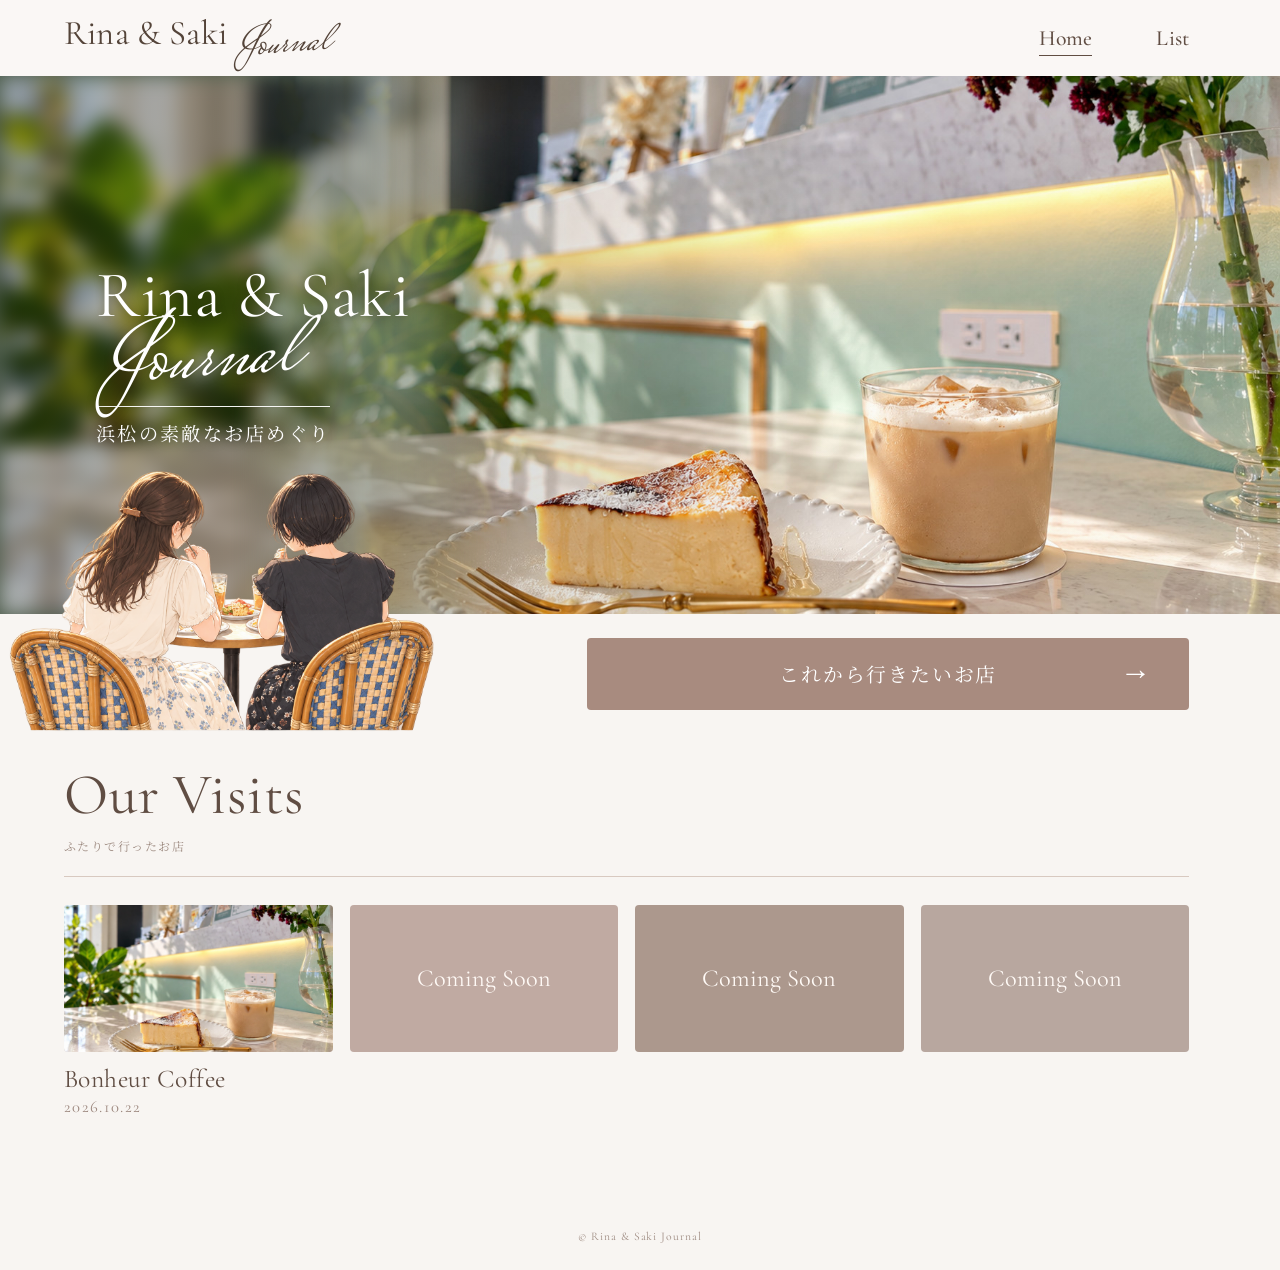
<file: index.html>
<!DOCTYPE html>
<html lang="ja">
<head>
  <meta charset="UTF-8">
  <meta name="viewport" content="width=device-width, initial-scale=1.0">
  <meta name="description" content="Rina & Saki Journal — 浜松の素敵なお店をふたりでめぐるカフェジャーナル。">
  <meta name="theme-color" content="#f8f5f2">
  <title>Rina &amp; Saki Journal | 浜松の素敵なお店めぐり</title>

  <!-- CSSもこのHTMLファイルの中にまとめています。 -->
  <style>
/*
 * Rina & Saki Journal
 * HTML + CSSのみで制作 / JavaScript不使用
 * 画像：pict/top-pict.jpg、pict/rina-saki.png、pict/bonheur/bonheur05.jpg
 */
@import url('https://fonts.googleapis.com/css2?family=Cormorant+Garamond:wght@400;500&family=Mrs+Saint+Delafield&family=Noto+Serif+JP:wght@400;500&display=swap');

:root {
  --paper: #f8f5f2;
  --paper-deep: #f4eeea;
  --ink: #604d43;
  --rose-brown: #a88b7f;
  --rose-brown-hover: #937568;
  --font-serif: 'Cormorant Garamond', 'Times New Roman', Georgia, serif;
  --font-script: 'Mrs Saint Delafield', 'Snell Roundhand', 'Apple Chancery', 'Z003', cursive;
  --font-japanese: 'Noto Serif JP', 'Yu Mincho', 'Hiragino Mincho ProN', serif;
}

*,
*::before,
*::after {
  box-sizing: border-box;
}

html {
  scroll-behavior: smooth;
}

body {
  margin: 0;
  background: var(--paper);
  color: var(--ink);
  -webkit-font-smoothing: antialiased;
}

a {
  color: inherit;
  text-decoration: none;
}

a:focus-visible {
  outline: 3px solid #734d3f;
  outline-offset: 5px;
}

/* ─── Header ─── */
.site-header {
  position: relative;
  z-index: 10;
  width: 100%;
  height: 76px;
  background: rgba(250, 247, 245, 0.97);
}

.header-inner {
  height: 100%;
  padding-inline: 5% 7.1%;
  display: flex;
  align-items: center;
  justify-content: space-between;
  gap: 24px;
}

.site-logo {
  display: inline-flex;
  align-items: baseline;
  white-space: nowrap;
  min-width: 0;
  color: #544439;
}

.logo-serif {
  font-family: var(--font-serif);
  font-weight: 400;
  font-size: clamp(28px, 2.7vw, 40px);
  line-height: 1;
  letter-spacing: 0.005em;
}

.logo-script {
  font-family: var(--font-script);
  font-size: clamp(34px, 3.35vw, 49px);
  font-weight: 400;
  line-height: 1;
  margin-left: 7px;
  transform: translateY(8px) rotate(-4deg);
}

.main-nav {
  display: flex;
  align-items: center;
  gap: clamp(28px, 5vw, 72px);
  align-self: stretch;
}

.nav-link {
  display: inline-flex;
  align-items: center;
  justify-content: center;
  position: relative;
  white-space: nowrap;
  font-family: var(--font-serif);
  font-weight: 500;
  font-size: clamp(20px, 1.7vw, 26px);
  letter-spacing: 0.008em;
  transition: color 160ms ease;
}

.nav-link::after {
  content: '';
  position: absolute;
  bottom: -5px;
  left: 0;
  width: 100%;
  height: 1px;
  transform: scaleX(0);
  transform-origin: left;
  background: currentColor;
  transition: transform 180ms ease;
}

.nav-link:hover,
.nav-link:focus-visible {
  color: #8b6b5e;
}

.nav-link:hover::after,
.nav-link.is-current::after {
  transform: scaleX(1);
}

/* ─── Hero ─── */
.hero {
  position: relative;
  height: clamp(510px, 42vw, 675px);
  background: #647b62;
  isolation: isolate;
  z-index: 3;
}

/* 写真の主役（ケーキとラテ）を参考画像に近いサイズへ。
   左端は背景写真を利用し、境界はなめらかにぼかしてつなげる。 */
.hero::before {
  content: '';
  position: absolute;
  z-index: 0;
  inset: 0;
  background: url('pict/top-pict.jpg') right 68% / 81% auto no-repeat;
  -webkit-mask-image: linear-gradient(to right, transparent 0%, transparent 18%, rgba(0,0,0,.3) 27%, black 38%);
  mask-image: linear-gradient(to right, transparent 0%, transparent 18%, rgba(0,0,0,.3) 27%, black 38%);
  pointer-events: none;
}

/* 左端の植物の雰囲気をぼかした写真で自然につなぐ */
.hero::after {
  content: '';
  position: absolute;
  z-index: 0;
  inset: 0;
  background: url('pict/top-pict.jpg') center 68% / cover no-repeat;
  filter: blur(10px);
  -webkit-mask-image: linear-gradient(to right, black 0%, black 18%, transparent 40%);
  mask-image: linear-gradient(to right, black 0%, black 18%, transparent 40%);
  pointer-events: none;
}

.hero-shade {
  position: absolute;
  z-index: 1;
  inset: 0;
  background: linear-gradient(90deg, rgba(20, 22, 18, 0.34) 0%, rgba(25, 27, 22, 0.20) 31%, rgba(26, 27, 22, 0.01) 63%);
  pointer-events: none;
}

.hero-copy {
  position: absolute;
  top: 34.8%;
  left: 7.5%;
  z-index: 2;
  color: #fff;
  text-shadow: 0 2px 9px rgba(36, 28, 23, 0.34);
}

.hero-heading {
  margin: 0;
  font-weight: 400;
}

.hero-serif {
  display: block;
  font-family: var(--font-serif);
  font-size: clamp(57px, 5.1vw, 75px);
  font-weight: 400;
  line-height: 1;
  letter-spacing: 0.01em;
  white-space: nowrap;
}

.hero-script {
  display: block;
  margin-top: 3px;
  padding-left: 1px;
  font-family: var(--font-script);
  font-size: clamp(76px, 7.1vw, 104px);
  font-weight: 400;
  line-height: 0.88;
  transform: rotate(-4deg);
  transform-origin: left center;
}

.hero-caption {
  margin: -5px 0 0;
  padding-top: 9px;
  border-top: 1px solid rgba(255, 255, 255, 0.94);
  width: max-content;
  max-width: 100%;
  font-family: var(--font-japanese);
  font-size: clamp(18px, 1.5vw, 22px);
  font-weight: 400;
  line-height: 1.8;
  letter-spacing: 0.12em;
  white-space: nowrap;
}

.hero-people {
  position: absolute;
  left: 0.7%;
  bottom: -120px;
  z-index: 5;
  display: block;
  width: min(33.2%, 480px);
  height: auto;
  transform-origin: bottom center;
  pointer-events: none;
  user-select: none;
}

/* ─── Wish list / CTA ─── */
.wish-section {
  position: relative;
  z-index: 2;
  display: flex;
  align-items: center;
  justify-content: flex-end;
  min-height: 120px;
  padding: 24px 7.1% 24px 5%;
  background: var(--paper);
}

.wish-link {
  position: relative;
  display: flex;
  justify-content: center;
  align-items: center;
  width: 53.5%;
  min-height: 72px;
  padding: 15px 65px;
  border-radius: 4px;
  color: #fff;
  background: var(--rose-brown);
  font-family: var(--font-japanese);
  font-weight: 400;
  font-size: clamp(17px, 1.55vw, 23px);
  letter-spacing: 0.09em;
  text-align: center;
  transition: background-color 180ms ease, transform 180ms ease;
}

.wish-link:hover {
  background: var(--rose-brown-hover);
  transform: translateY(-2px);
}

.wish-arrow {
  position: absolute;
  right: 36px;
  top: 50%;
  transform: translateY(-54%);
  font-family: Georgia, serif;
  font-size: 31px;
  font-weight: 400;
  line-height: 1;
}

/* ─── Our Visits / 訪れたお店の記録 ─── */
.coming-section {
  padding: 30px 7.1% 100px 5%;
  background: var(--paper);
  scroll-margin-top: 20px;
}

.visits-heading {
  margin: 0 0 28px;
  padding-bottom: 19px;
  border-bottom: 1px solid #d8c9c0;
}

.visits-heading h2 {
  margin: 0;
  font-family: var(--font-serif);
  font-size: clamp(42px, 4.5vw, 64px);
  font-weight: 400;
  line-height: 1.1;
  letter-spacing: .015em;
}

.visits-heading p {
  margin: 8px 0 0;
  color: #9d8a80;
  font-family: var(--font-japanese);
  font-size: 12px;
  line-height: 1.8;
  letter-spacing: .12em;
}

.coming-grid {
  display: grid;
  grid-template-columns: repeat(4, minmax(0, 1fr));
  gap: 17px;
}

.coming-card {
  display: grid;
  place-items: center;
  min-width: 0;
  aspect-ratio: 1.82 / 1;
  border-radius: 4px;
  font-family: var(--font-serif);
  font-size: clamp(22px, 1.9vw, 29px);
  font-weight: 400;
  color: #fffaf6;
  text-align: center;
  transition: filter 180ms ease, transform 180ms ease;
}

.coming-card:hover {
  filter: brightness(0.93);
  transform: translateY(-3px);
}

.coming-card--one { background: #b7a49b; }
.coming-card--two { background: #c0aaa2; }
.coming-card--three { background: #ac988d; }
.coming-card--four { background: #b8a79f; }

/* 最初のカードは、写真＋店名＋訪問日のセット */
.cafe-entry { min-width: 0; }
.cafe-entry-photo {
  display: block;
  width: 100%;
  aspect-ratio: 1.82 / 1;
  overflow: hidden;
  border-radius: 4px;
  background: #d9c9be;
}
.cafe-entry-photo img {
  display: block;
  width: 100%;
  height: 100%;
  object-fit: cover;
  object-position: center 64%;
  transition: transform 250ms ease;
}
.cafe-entry-photo:hover img { transform: scale(1.035); }
.cafe-entry-name {
  margin: 12px 0 2px;
  font-family: var(--font-serif);
  font-size: clamp(23px, 2vw, 29px);
  font-weight: 400;
  line-height: 1.2;
  letter-spacing: .015em;
}
.cafe-entry-name a:hover { text-decoration: underline; text-underline-offset: 4px; }
.cafe-entry-date {
  margin: 0;
  font-family: var(--font-serif);
  font-size: clamp(16px, 1.3vw, 19px);
  letter-spacing: .08em;
  color: #9c877e;
}
@media (max-width: 900px) {
  .cafe-entry-photo { aspect-ratio: 1.5 / 1; }
}
@media (max-width: 650px) {
  .cafe-entry-photo { aspect-ratio: 1.6 / 1; }
  .cafe-entry-name { font-size: 22px; }
  .cafe-entry-date { font-size: 16px; }
}

/* ─── Footer ─── */
.site-footer {
  padding: 10px 24px 26px;
  color: #9d8a80;
  background: var(--paper);
  font-family: var(--font-serif);
  font-size: 14px;
  letter-spacing: 0.07em;
  text-align: center;
}

/* ─── Tablet ─── */
@media (max-width: 900px) {
  .site-header { height: 72px; }
  .header-inner { padding-inline: 4.5%; }
  .main-nav { gap: 28px; }
  .hero { height: 530px; }
  .hero-copy { top: 28%; left: 7%; }
  .hero-people { width: 49%; bottom: -96px; }
  .wish-section { min-height: 111px; padding-inline: 4.5%; }
  .wish-link { width: 56%; min-height: 64px; padding-inline: 40px; }
  .wish-arrow { right: 20px; font-size: 27px; }
  .coming-section { padding-inline: 4.5%; }
  .coming-grid { gap: 12px; }
  .coming-card { aspect-ratio: 1.5 / 1; font-size: 22px; }
}

/* ─── Smartphone ─── */
@media (max-width: 650px) {
  .site-header { height: 64px; }
  .header-inner { padding-inline: 4.2%; gap: 12px; }
  .logo-serif { font-size: clamp(24px, 5.7vw, 30px); }
  .logo-script { font-size: clamp(29px, 7vw, 37px); margin-left: 5px; transform: translateY(5px) rotate(-5deg); }
  .main-nav { gap: clamp(12px, 3vw, 24px); }
  .nav-link { font-size: clamp(16px, 4vw, 20px); }
  .nav-link::after { bottom: -5px; }

  .hero {
    height: clamp(490px, 128vw, 620px);
    background-position: center 68%;
  }
  .hero::before {
    background-size: auto 100%;
    background-position: 58% center;
    -webkit-mask-image: none;
    mask-image: none;
  }
  .hero::after { display: none; }
  .hero-shade {
    background: linear-gradient(180deg, rgba(28, 24, 22, 0.36) 0%, rgba(29, 25, 22, 0.16) 49%, rgba(22, 21, 19, 0.04) 79%);
  }
  .hero-copy { top: 10%; left: 7%; }
  .hero-serif { font-size: clamp(48px, 10vw, 67px); }
  .hero-script { margin-top: 5px; font-size: clamp(76px, 19vw, 108px); }
  .hero-caption { margin-top: 10px; padding-top: 10px; font-size: clamp(14px, 3.7vw, 19px); letter-spacing: 0.09em; }
  .hero-people {
    width: 55%;
    max-width: 270px;
    height: auto;
    left: 4%;
    bottom: 0;
    transform: none;
  }

  .wish-section { min-height: 111px; padding: 19px 5%; }
  .wish-link { width: 100%; min-height: 68px; padding: 13px 51px 13px 30px; font-size: 17px; }
  .wish-arrow { right: 22px; }

  .coming-section { padding: 18px 5% 60px; }
  .visits-heading { margin-bottom: 22px; padding-bottom: 15px; }
  .visits-heading h2 { font-size: 44px; }
  .visits-heading p { font-size: 11px; }
  .coming-grid { grid-template-columns: repeat(2, minmax(0, 1fr)); gap: 12px; }
  .coming-card { aspect-ratio: 1.6 / 1; font-size: 23px; }
}

/* Very narrow phones: give the logo and navigation their own breathing room. */
@media (max-width: 380px) {
  .site-header { height: auto; }
  .header-inner { flex-direction: column; gap: 4px; padding: 8px 12px 6px; }
  .site-logo { align-self: center; }
  .main-nav { align-self: center; gap: 36px; height: 31px; }
  .nav-link::after { bottom: -4px; }
  .hero { height: 490px; }
  .hero-serif { font-size: 46px; }
  .hero-script { font-size: 70px; }
}

@media (prefers-reduced-motion: reduce) {
  html { scroll-behavior: auto; }
  *, *::before, *::after { transition-duration: 0.01ms !important; }
}
  </style>
</head>
<body>
  <header class="site-header">
    <div class="header-inner">
      <a class="site-logo" href="index.html" aria-label="Rina & Saki Journal ホーム">
        <span class="logo-serif">Rina &amp; Saki</span>
        <span class="logo-script">Journal</span>
      </a>

      <nav class="main-nav" aria-label="メインナビゲーション">
        <a class="nav-link is-current" href="index.html" aria-current="page">Home</a>
        <a class="nav-link" href="list.html">List</a>
      </nav>
    </div>
  </header>

  <main>
    <!-- メインのカフェ写真：pict/top-pict.jpg（CSSで指定） -->
    <section class="hero" aria-labelledby="hero-title">
      <div class="hero-shade" aria-hidden="true"></div>

      <div class="hero-copy">
        <h1 class="hero-heading" id="hero-title">
          <span class="hero-serif">Rina &amp; Saki</span>
          <span class="hero-script">Journal</span>
        </h1>
        <p class="hero-caption">浜松の素敵なお店めぐり</p>
      </div>

      <!-- 透過PNGの人物イラスト：pict/rina-saki.png -->
      <img
        class="hero-people"
        src="pict/rina-saki.png"
        alt="カフェでおしゃべりしながら過ごすRinaとSakiのイラスト"
        width="1254"
        height="780"
      >
    </section>

    <!-- これから行きたいお店 -->
    <section class="wish-section" aria-label="行きたいお店へのリンク">
      <a class="wish-link" href="next.html">
        <span>これから行きたいお店</span>
        <span class="wish-arrow" aria-hidden="true">→</span>
      </a>
    </section>

    <!-- ふたりで訪れたお店の記録 -->
    <section class="coming-section" id="our-visits" aria-labelledby="visits-title">
      <div class="visits-heading">
        <h2 id="visits-title">Our Visits</h2>
        <p>ふたりで行ったお店</p>
      </div>

      <div class="coming-grid">
        <!-- 1軒目：ボヌールコーヒー。写真も店名もクリックで日記へ -->
        <article class="cafe-entry">
          <a class="cafe-entry-photo" href="bonheur.html" aria-label="Bonheur Coffeeのカフェ日記を見る">
            <img src="pict/bonheur/bonheur05.jpg" alt="ボヌールコーヒーで撮ったバスクチーズケーキとラテ" loading="lazy">
          </a>
          <h3 class="cafe-entry-name"><a href="bonheur.html">Bonheur Coffee</a></h3>
          <p class="cafe-entry-date"><time datetime="2026-10-22">2026.10.22</time></p>
        </article>

        <a class="coming-card coming-card--two" href="comingsoon.html" aria-label="Coming Soon 2">
          <span>Coming Soon</span>
        </a>
        <a class="coming-card coming-card--three" href="comingsoon.html" aria-label="Coming Soon 3">
          <span>Coming Soon</span>
        </a>
        <a class="coming-card coming-card--four" href="comingsoon.html" aria-label="Coming Soon 4">
          <span>Coming Soon</span>
        </a>
      </div>
    </section>
  </main>

  <footer class="site-footer">
    <small>© Rina &amp; Saki Journal</small>
  </footer>
</body>
</html>
</file>
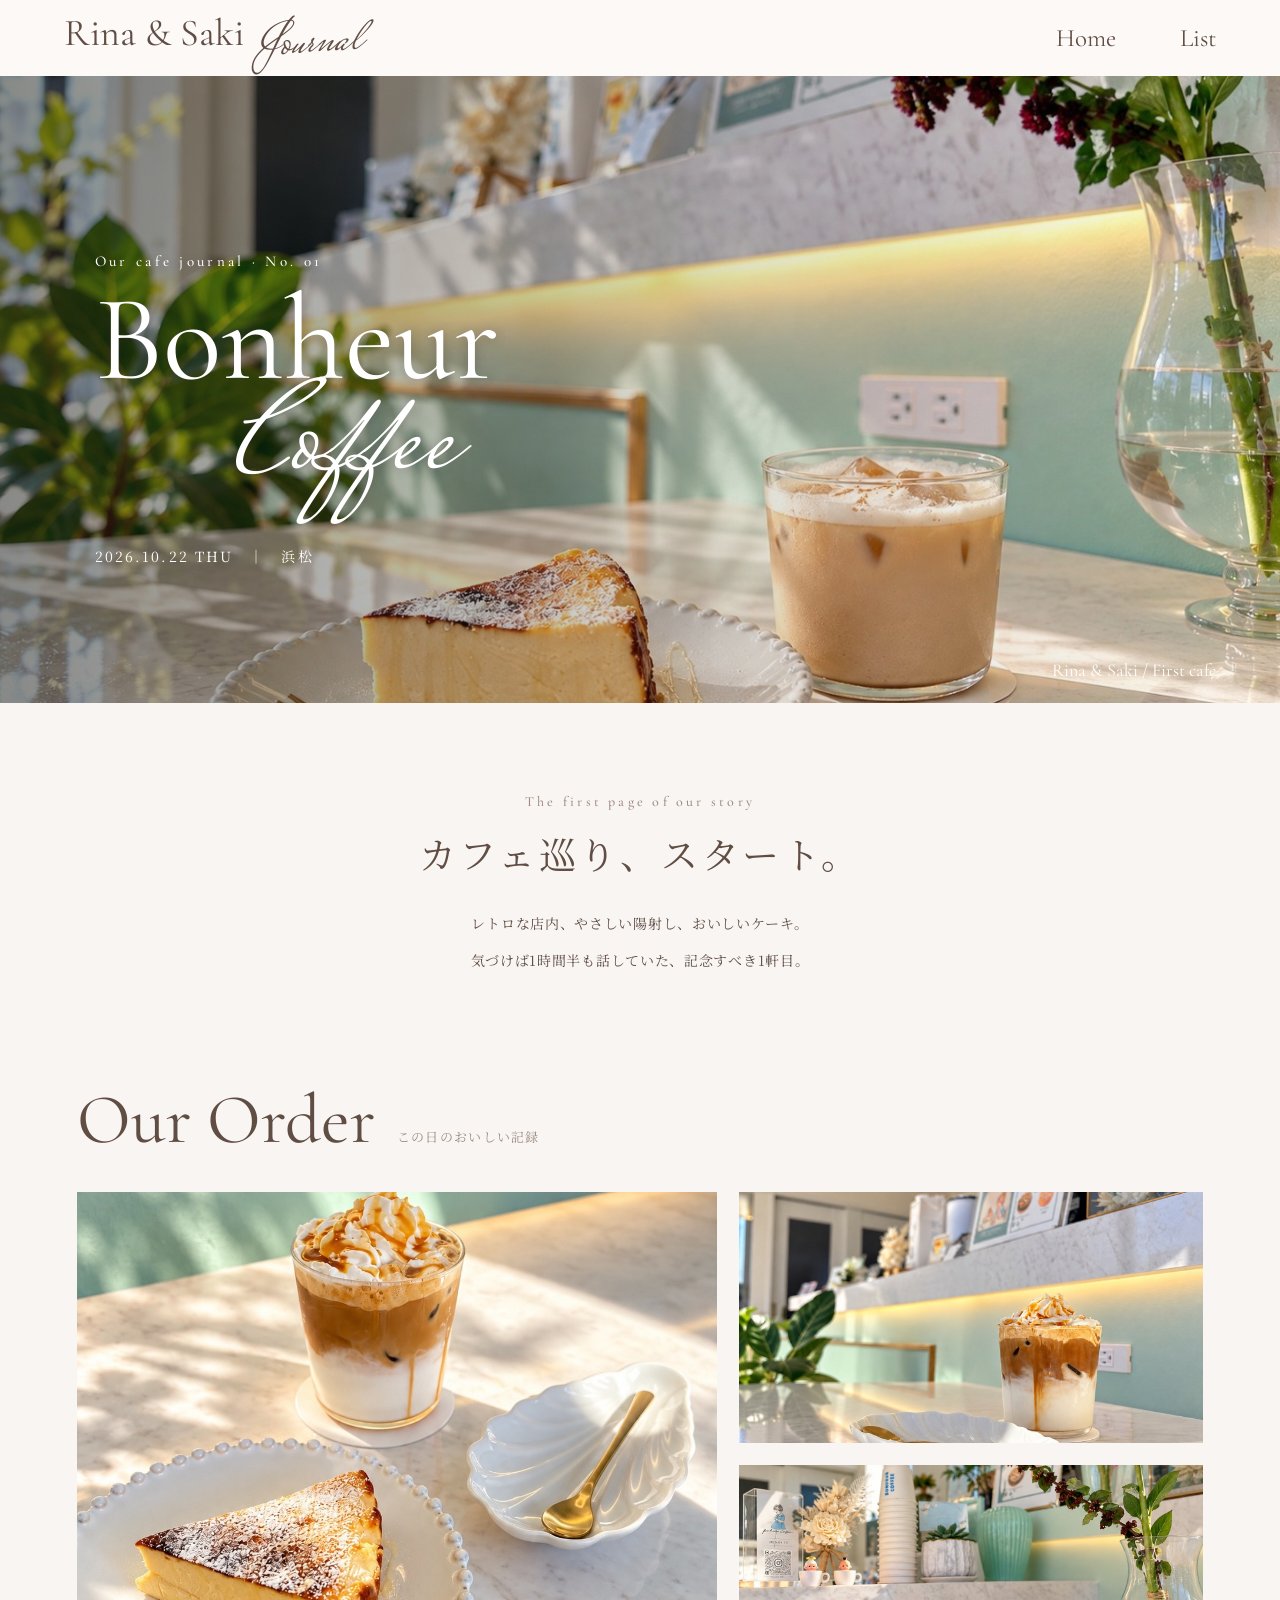
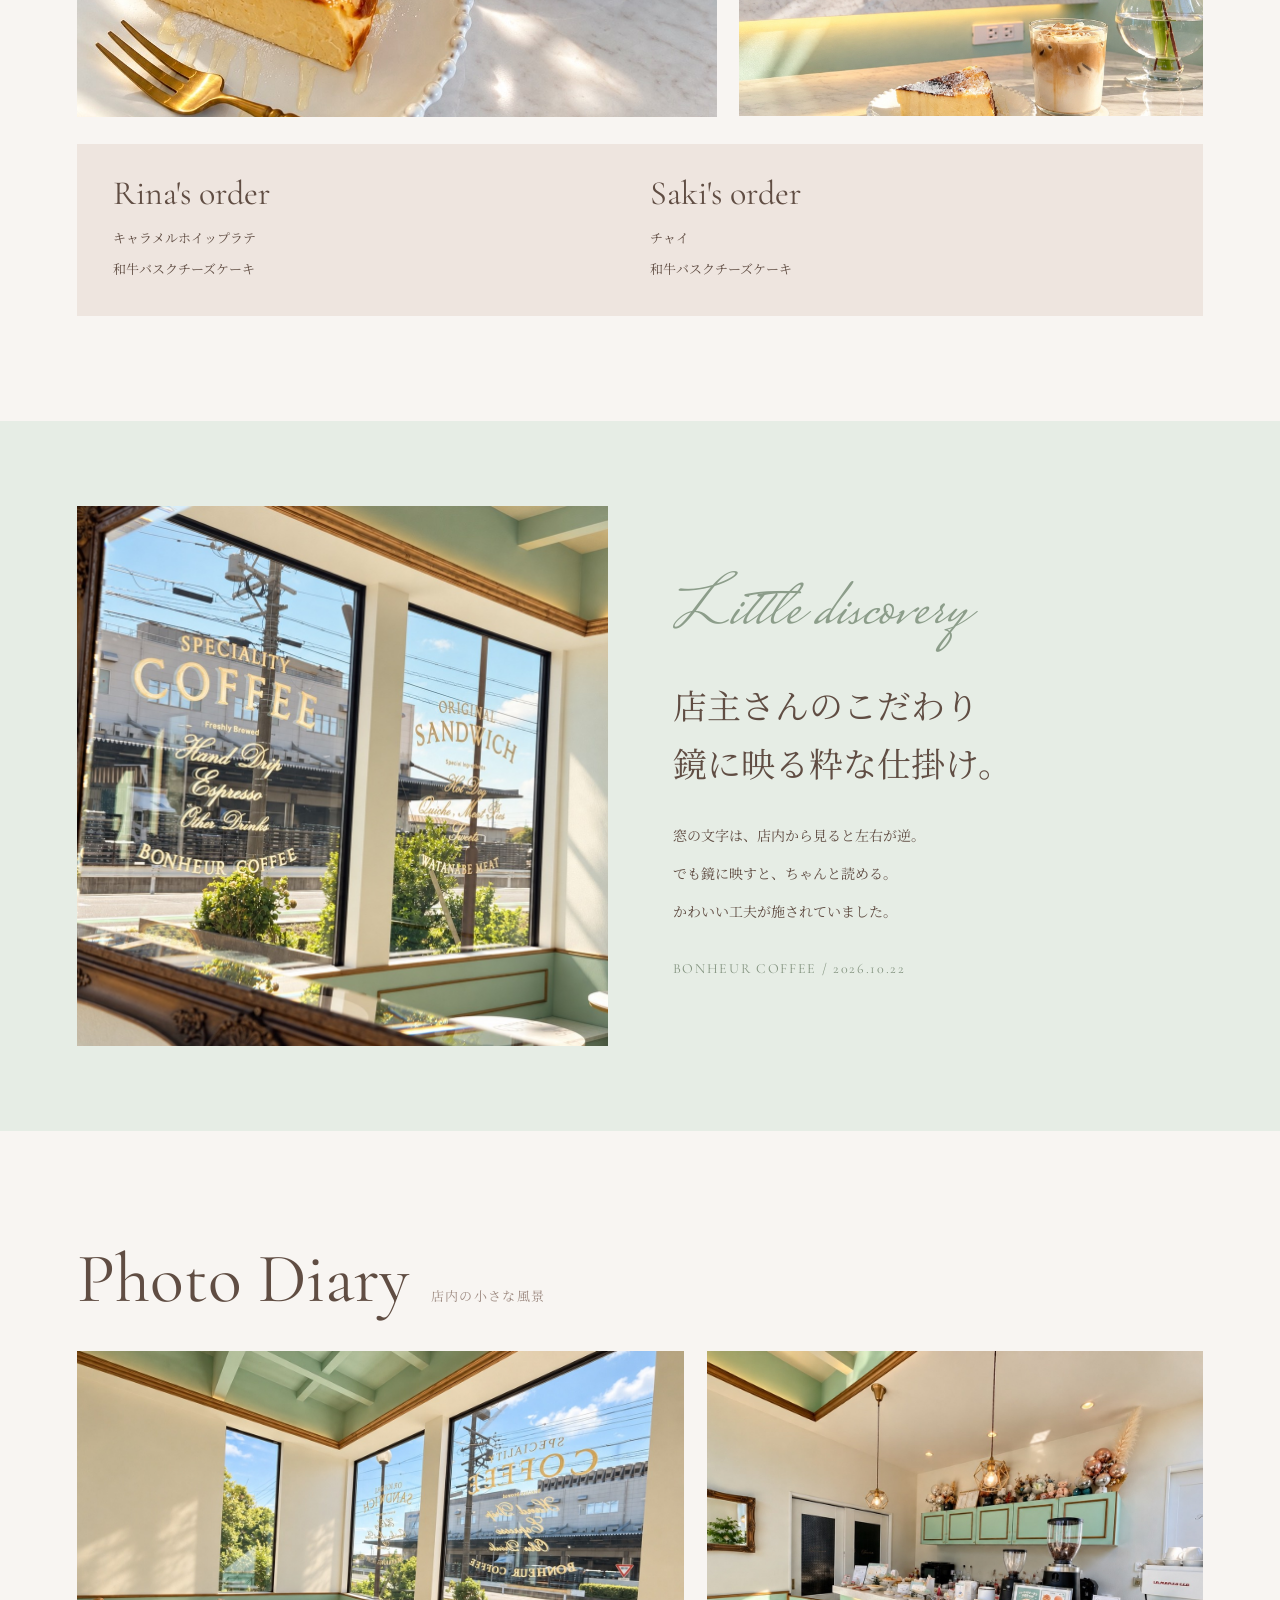
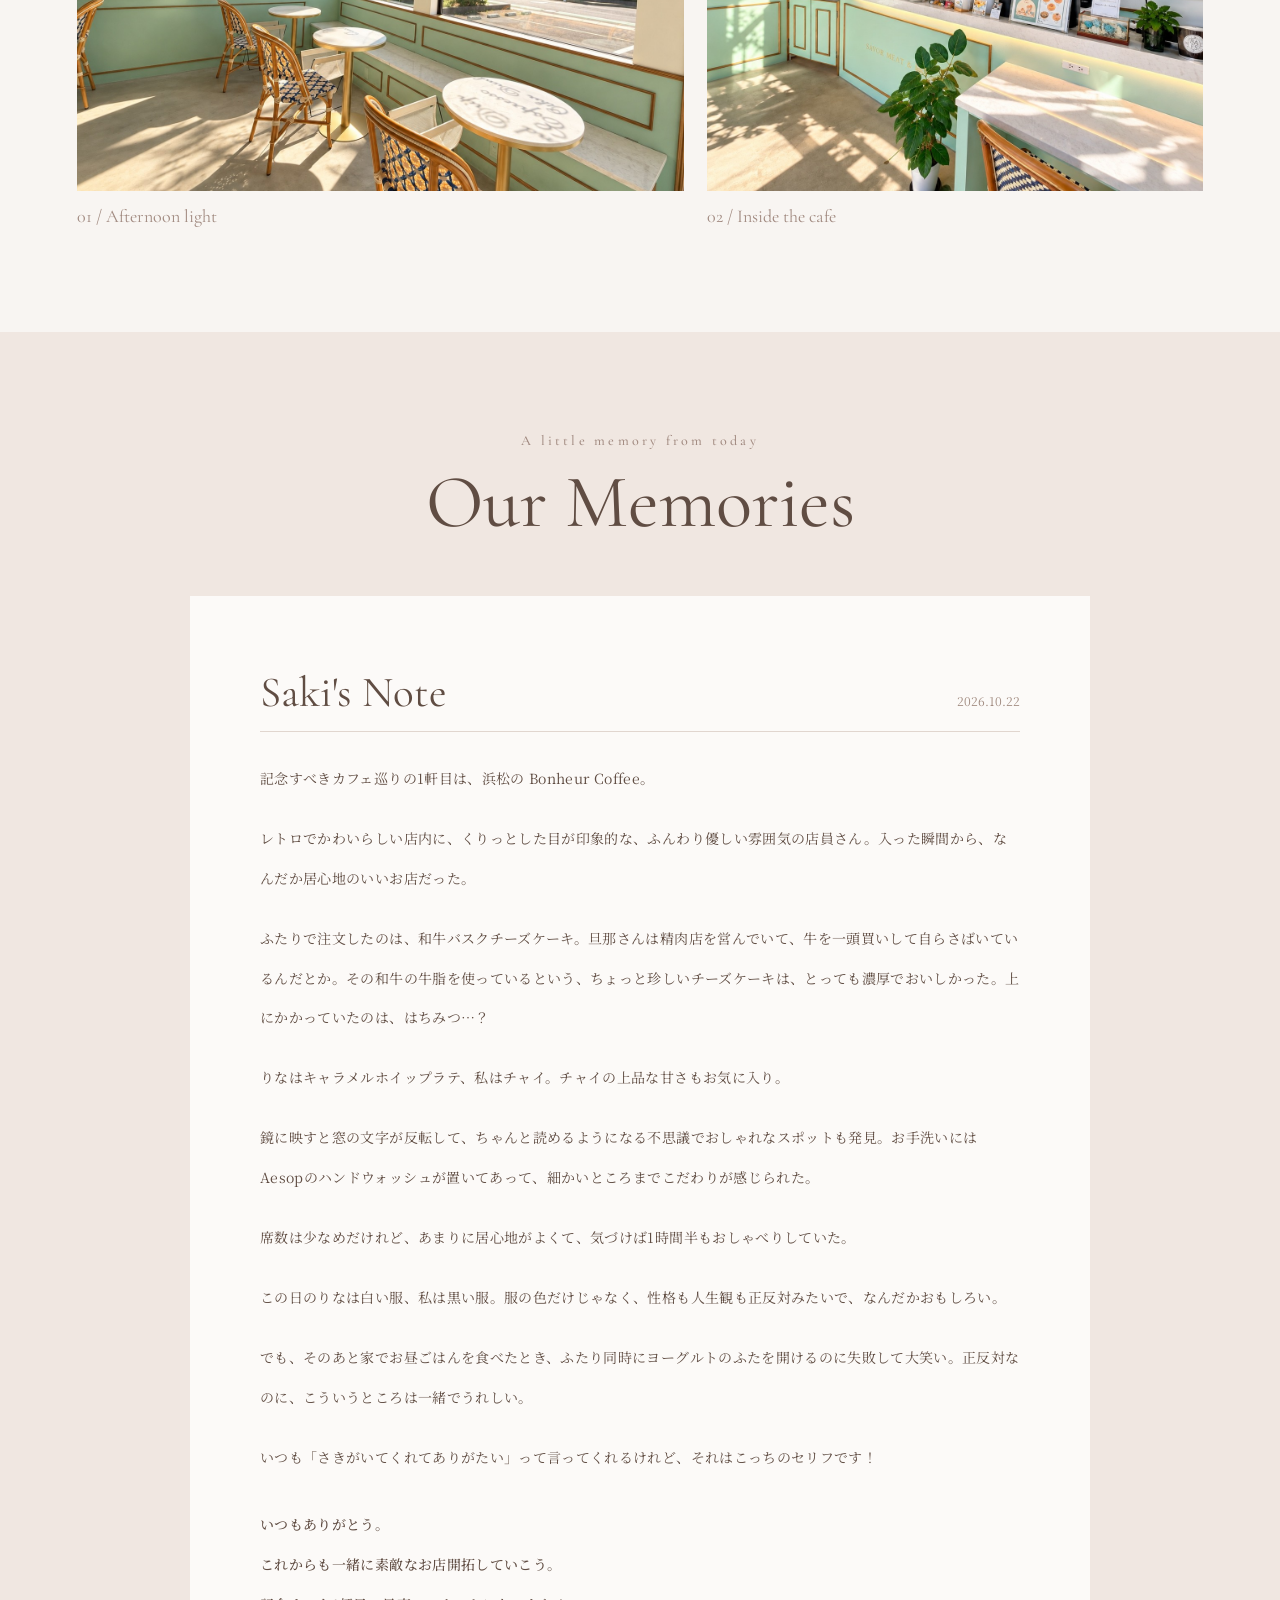
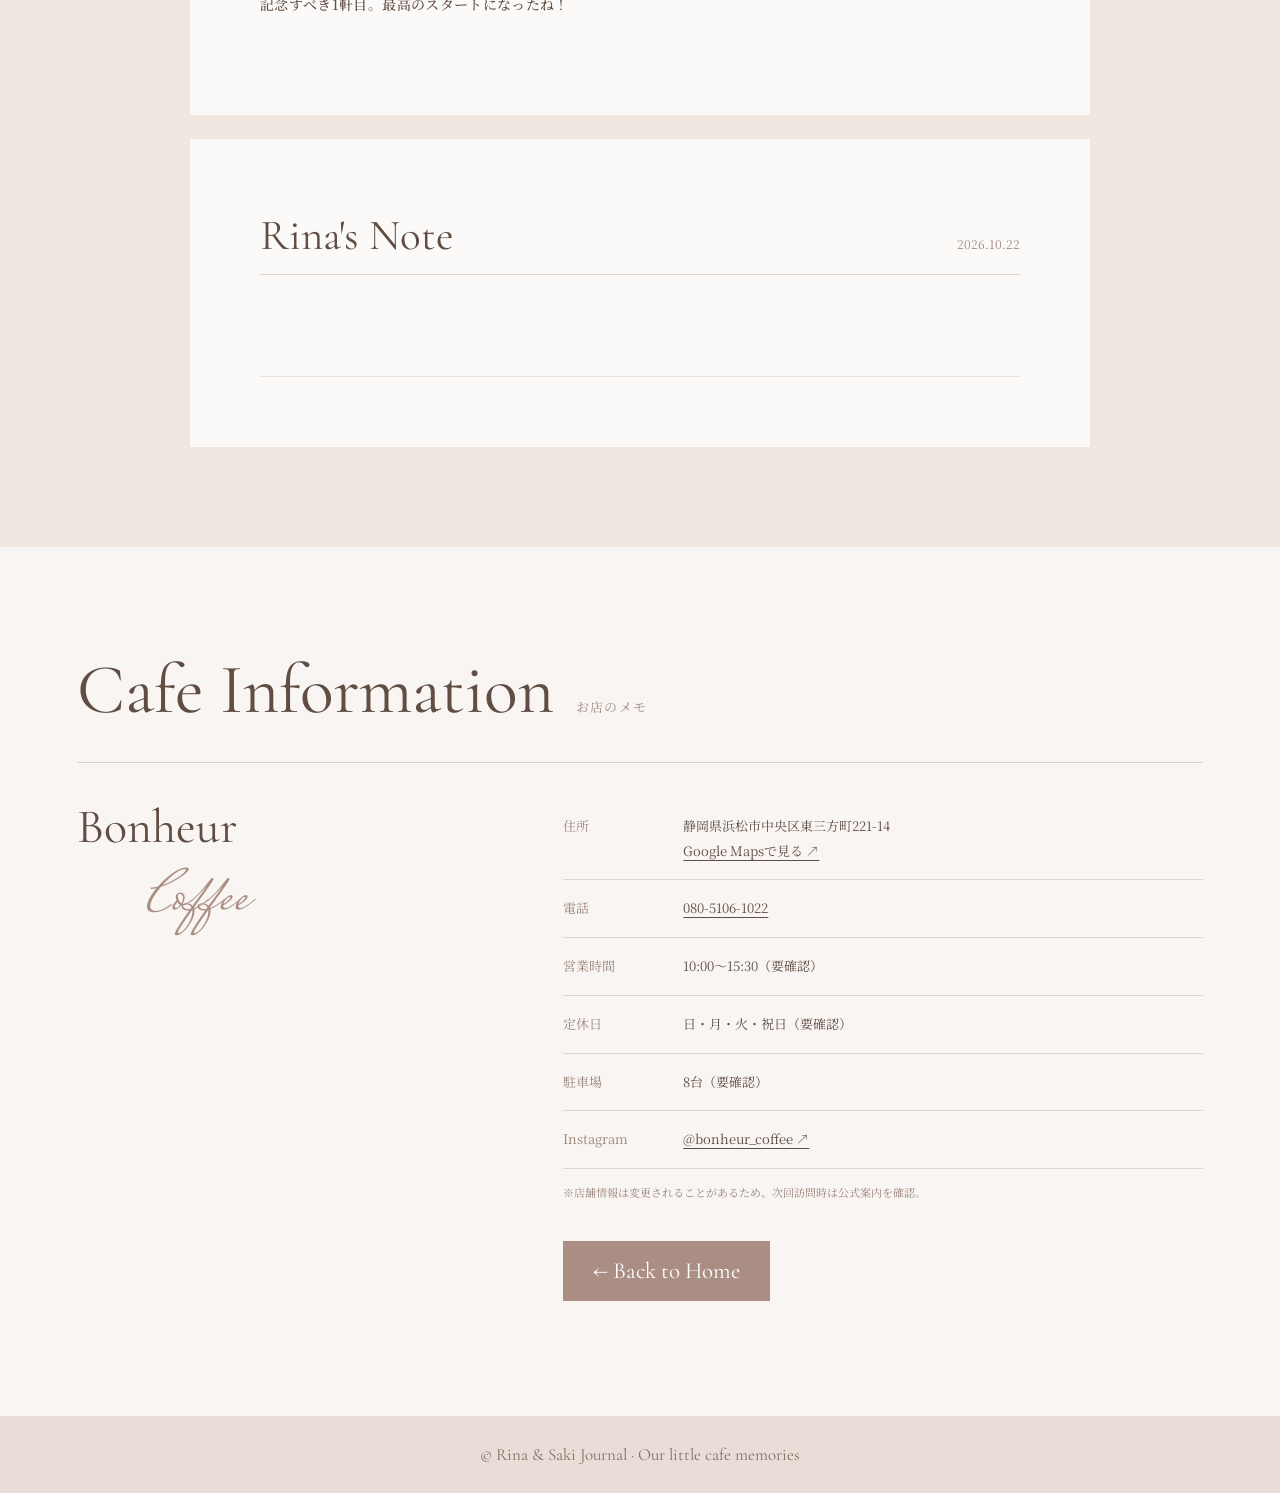
<file: bonheur.html>
<!DOCTYPE html>
<html lang="ja">
<head>
<meta charset="UTF-8">
<meta name="viewport" content="width=device-width, initial-scale=1">
<title>Bonheur Coffee | Rina &amp; Saki Journal</title>
<meta name="theme-color" content="#f8f5f2">
<style>
@import url('https://fonts.googleapis.com/css2?family=Cormorant+Garamond:wght@400;500&family=Mrs+Saint+Delafield&family=Noto+Serif+JP:wght@400;500&display=swap');

:root{
--paper:#f8f5f2;
--brown:#604d43;
--rose:#aa8e83;
--serif:'Cormorant Garamond',Georgia,serif;
--script:'Mrs Saint Delafield',cursive;
--jp:'Noto Serif JP','Yu Mincho',serif
}
*{box-sizing:border-box}
html{scroll-behavior:smooth}
body{margin:0;background:var(--paper);color:var(--brown);font-family:var(--jp);-webkit-font-smoothing:antialiased}
a{color:inherit;text-decoration:none}
img{display:block;width:100%;height:100%;object-fit:cover}
figure{margin:0}
.header{height:76px;background:#fcf9f7}
.header-in{width:90%;max-width:1400px;margin:auto;height:100%;display:flex;justify-content:space-between;align-items:center}
.logo{display:flex;align-items:baseline;white-space:nowrap}
.logo .roman{font:400 clamp(26px,3vw,38px) var(--serif)}
.logo .script{font:400 clamp(33px,3.8vw,49px) var(--script);margin-left:8px;transform:translateY(7px) rotate(-4deg)}
nav{display:flex;gap:clamp(24px,5vw,65px)}
nav a{font:400 clamp(19px,2vw,25px) var(--serif)}
nav a:hover{text-decoration:underline;text-underline-offset:7px}

.hero{height:clamp(490px,49vw,680px);position:relative;overflow:hidden;background:#a3a59a}
.hero img{position:absolute;inset:0;object-position:center 57%}
.hero:after{content:'';position:absolute;inset:0;background:linear-gradient(90deg,rgba(23,25,21,.51),rgba(23,25,21,.13) 58%,transparent)}
.hero-text{position:absolute;z-index:1;top:28%;left:7.4%;color:#fff;text-shadow:0 2px 12px #302a2550}
.smallcaps{font:500 15px var(--serif);letter-spacing:.22em}
.hero h1{margin:20px 0 0;font:400 clamp(74px,9.5vw,140px)/.83 var(--serif)}
.hero h1 span{display:block}
.hero h1 .hand{margin-left:1.1em;font:400 clamp(78px,10vw,145px)/.9 var(--script)}
.hero-date{font-size:14px;letter-spacing:.15em;margin-top:40px}
.hero-count{position:absolute;right:5%;bottom:22px;z-index:1;color:white;font:18px var(--serif)}

.intro{text-align:center;padding:90px 20px 85px}
.eyebrow{font:500 14px var(--serif);letter-spacing:.23em;color:#a18a80}
.intro h2{font-size:clamp(25px,3vw,37px);font-weight:400;letter-spacing:.1em;margin:16px 0 25px}
.intro p{font-size:14px;line-height:2.6;letter-spacing:.05em}
.section{width:min(1160px,88%);margin:auto}
.heading{display:flex;align-items:baseline;gap:22px;margin-bottom:30px}
.heading .en{font:400 clamp(48px,5.5vw,70px) var(--serif)}
.heading .ja{font-size:13px;color:#9e8b82;letter-spacing:.1em}
.orders{padding-bottom:105px}
.order-grid{display:grid;grid-template-columns:1.16fr .84fr;gap:22px}
.order-grid .large{height:525px}
.order-grid .small-grid{display:grid;grid-template-rows:1fr 1fr;gap:22px}
.order-grid .small-grid figure{height:251px}
.order-names{display:grid;grid-template-columns:1fr 1fr;gap:20px;background:#eee5df;padding:29px 36px;margin-top:27px}
.order-names h3{font:400 34px var(--serif);margin:0 0 11px}
.order-names p{font-size:13px;line-height:2;margin:5px 0}

.mirror{background:#e6ede5;padding:85px max(6%,calc((100vw - 1240px)/2))}
.mirror-in{display:grid;grid-template-columns:1fr 1fr;align-items:center;gap:65px}
.mirror-photo{height:540px}
.mirror-photo img{object-position:center}
.mirror .hand{font:400 70px var(--script);color:#8c9d8a}
.mirror h2{font-size:clamp(23px,3vw,34px);font-weight:400;line-height:1.7;margin:10px 0 25px}
.mirror p{font-size:14px;line-height:2.7}
.mirror .tiny{font:14px var(--serif);letter-spacing:.12em;color:#849480;margin-top:30px}
.gallery{padding:105px 0}
.gallery-grid{display:grid;grid-template-columns:1.1fr .9fr;gap:23px}
.gallery figure img{height:440px}
.gallery figcaption{font:18px var(--serif);color:#a18a80;padding-top:14px}

.notes{background:#f0e7e1;padding:100px 20px}
.notes-in{max-width:900px;margin:auto}
.notes-title{text-align:center;margin-bottom:48px}
.notes-title h2{font:400 clamp(52px,6vw,75px) var(--serif);margin:8px 0}
.note{background:#fcfaf8;padding:clamp(30px,6vw,70px)}
.note+.note{margin-top:24px}
.note-head{display:flex;justify-content:space-between;align-items:baseline;border-bottom:1px solid #e1d6cf;margin-bottom:27px;padding-bottom:13px}
.note-head h3{font:400 43px var(--serif);margin:0}
.note-head span{font-size:12px;color:#a08a7f}
.note p{font-size:14px;line-height:2.85;letter-spacing:.025em;margin:0 0 20px}
.note .last{margin-top:28px;font-weight:500}
.blank{height:75px;border-bottom:1px solid #eee4de}

.info{padding:100px 0 115px}
.info-grid{display:grid;grid-template-columns:.8fr 1.2fr;gap:60px;border-top:1px solid #ddd0c7;padding-top:35px}
.info-name{font:400 48px var(--serif)}
.info-name .hand{display:block;font:400 59px var(--script);color:var(--rose);margin-left:70px}
.info dl{margin:0}
.info dl div{display:grid;grid-template-columns:100px 1fr;gap:20px;border-bottom:1px solid #e1d7d0;padding:16px 0;font-size:13px;line-height:1.9}
.info dt{color:#9b8479}
.info dd{margin:0}
.info dd a{text-decoration:underline;text-underline-offset:4px}
.info small{display:block;margin-top:14px;color:#9b8479;font-size:11px;line-height:1.8}
.back{display:inline-block;margin-top:38px;padding:16px 30px;background:var(--rose);color:#fff;font:23px var(--serif)}
footer{text-align:center;padding:28px;background:#e8ded7;color:#846e63;font:17px var(--serif)}

@media(max-width:800px){
.mirror-in{gap:25px}
.mirror-photo{height:420px}
.mirror{padding:60px 5%}
.order-grid .large{height:420px}
.order-grid .small-grid figure{height:199px}
.info-grid{gap:25px}
}

@media(max-width:620px){
.header{height:64px}
.header-in{width:92%}
.logo .roman{font-size:23px}
.logo .script{font-size:31px;margin-left:4px}
nav{gap:15px}
nav a{font-size:17px}
.hero{height:500px}
.hero img{object-position:57% center}
.hero:after{background:linear-gradient(180deg,rgba(25,25,22,.46),transparent 80%)}
.hero-text{top:14%;left:7%}
.smallcaps{font-size:12px}
.hero h1{font-size:clamp(63px,15vw,88px)}
.hero h1 .hand{font-size:clamp(75px,18vw,104px);margin-left:.7em}
.hero-date{font-size:12px;margin-top:28px}
.hero-count{font-size:15px}
.intro{padding:66px 22px}
.intro h2{font-size:24px}
.intro p{font-size:12px}
.section{width:90%}
.heading{gap:12px;flex-wrap:wrap;margin-bottom:23px}
.heading .en{font-size:48px}
.heading .ja{font-size:11px}
.orders{padding-bottom:65px}
.order-grid{grid-template-columns:1fr;gap:12px}
.order-grid .large{height:300px}
.order-grid .small-grid{grid-template-columns:1fr 1fr;grid-template-rows:1fr;gap:12px}
.order-grid .small-grid figure{height:190px}
.order-names{padding:20px;gap:14px;margin-top:18px}
.order-names h3{font-size:27px}
.order-names p{font-size:11px}
.mirror{padding:60px 5%}
.mirror-in{grid-template-columns:1fr;gap:30px}
.mirror-photo{height:360px}
.mirror .hand{font-size:60px}
.mirror h2{font-size:24px}
.mirror p{font-size:12px}
.gallery{padding:70px 0}
.gallery-grid{grid-template-columns:1fr;gap:23px}
.gallery figure img{height:285px}
.notes{padding:70px 5%}
.notes-title{margin-bottom:28px}
.note p{font-size:12px;line-height:2.65}
.note-head h3{font-size:36px}
.note-head span{font-size:11px}
.info{padding:75px 0}
.info-grid{grid-template-columns:1fr;gap:28px}
.info-name{font-size:42px}
.info dl div{grid-template-columns:76px 1fr;gap:12px;font-size:11px}
footer{font-size:14px}
}

@media(max-width:380px){
.logo .roman{font-size:20px}
.logo .script{font-size:27px}
nav{gap:10px}
nav a{font-size:15px}
}
</style>
</head>

<body>

<header class="header">
  <div class="header-in">
    <a href="index.html" class="logo" aria-label="トップページへ">
      <span class="roman">Rina &amp; Saki</span>
      <span class="script">Journal</span>
    </a>
    <nav aria-label="メインメニュー">
      <a href="index.html">Home</a>
      <a href="list.html">List</a>
    </nav>
  </div>
</header>

<main>

<section class="hero" aria-labelledby="title">
  <img src="pict/bonheur/bonheur05.jpg" alt="バスクチーズケーキとラテが並ぶ、陽射しのきれいなテーブル">
  <div class="hero-text">
    <div class="smallcaps">Our cafe journal · No. 01</div>
    <h1 id="title">
      <span>Bonheur</span>
      <span class="hand">Coffee</span>
    </h1>
    <div class="hero-date">2026.10.22 THU　｜　浜松</div>
  </div>
  <div class="hero-count">Rina &amp; Saki / First cafe</div>
</section>

<section class="intro">
  <div class="eyebrow">The first page of our story</div>
  <h2>カフェ巡り、スタート。</h2>
  <p>レトロな店内、やさしい陽射し、おいしいケーキ。<br>気づけば1時間半も話していた、記念すべき1軒目。</p>
</section>

<section class="section orders" aria-labelledby="order-title">
  <div class="heading">
    <span class="en" id="order-title">Our Order</span>
    <span class="ja">この日のおいしい記録</span>
  </div>
  <div class="order-grid">
    <figure class="large">
      <img src="pict/bonheur/bonheur07.jpg" alt="ケーキとキャラメルホイップラテを上から撮った写真" loading="lazy">
    </figure>
    <div class="small-grid">
      <figure>
        <img src="pict/bonheur/bonheur02.jpg" alt="キャラメルホイップラテ" loading="lazy">
      </figure>
      <figure>
        <img src="pict/bonheur/bonheur03.jpg" alt="カウンターの花とケーキとラテ" loading="lazy">
      </figure>
    </div>
  </div>
  <div class="order-names">
    <div>
      <h3>Rina's order</h3>
      <p>キャラメルホイップラテ</p>
      <p>和牛バスクチーズケーキ</p>
    </div>
    <div>
      <h3>Saki's order</h3>
      <p>チャイ</p>
      <p>和牛バスクチーズケーキ</p>
    </div>
  </div>
</section>

<section class="mirror" aria-labelledby="mirror-title">
  <div class="mirror-in">
    <figure class="mirror-photo">
      <img src="pict/bonheur/bonheur01.jpg" alt="アンティークな鏡に映った窓の文字" loading="lazy">
    </figure>
    <div>
      <div class="hand">Little discovery</div>
      <h2 id="mirror-title">店主さんのこだわり<br>鏡に映る粋な仕掛け。</h2>
      <p>窓の文字は、店内から見ると左右が逆。<br>でも鏡に映すと、ちゃんと読める。<br>かわいい工夫が施されていました。</p>
      <p class="tiny">BONHEUR COFFEE / 2026.10.22</p>
    </div>
  </div>
</section>

<section class="section gallery" aria-labelledby="gallery-title">
  <div class="heading">
    <span class="en" id="gallery-title">Photo Diary</span>
    <span class="ja">店内の小さな風景</span>
  </div>
  <div class="gallery-grid">
    <figure>
      <img src="pict/bonheur/bonheur04.jpg" alt="窓際の席と差し込む陽射し" loading="lazy">
      <figcaption>01 / Afternoon light</figcaption>
    </figure>
    <figure>
      <img src="pict/bonheur/bonheur06.jpg" alt="ミントグリーンとゴールドが印象的な店内" loading="lazy">
      <figcaption>02 / Inside the cafe</figcaption>
    </figure>
  </div>
</section>

<section class="notes" aria-labelledby="notes-title">
  <div class="notes-in">
    <div class="notes-title">
      <div class="eyebrow">A little memory from today</div>
      <h2 id="notes-title">Our Memories</h2>
    </div>

    <article class="note">
      <div class="note-head">
        <h3>Saki's Note</h3>
        <span>2026.10.22</span>
      </div>

      <p>記念すべきカフェ巡りの1軒目は、浜松の Bonheur Coffee。</p>

      <p>レトロでかわいらしい店内に、くりっとした目が印象的な、ふんわり優しい雰囲気の店員さん。入った瞬間から、なんだか居心地のいいお店だった。</p>

      <p>ふたりで注文したのは、和牛バスクチーズケーキ。旦那さんは精肉店を営んでいて、牛を一頭買いして自らさばいているんだとか。その和牛の牛脂を使っているという、ちょっと珍しいチーズケーキは、とっても濃厚でおいしかった。上にかかっていたのは、はちみつ…？</p>

      <p>りなはキャラメルホイップラテ、私はチャイ。チャイの上品な甘さもお気に入り。</p>

      <p>鏡に映すと窓の文字が反転して、ちゃんと読めるようになる不思議でおしゃれなスポットも発見。お手洗いにはAesopのハンドウォッシュが置いてあって、細かいところまでこだわりが感じられた。</p>

      <p>席数は少なめだけれど、あまりに居心地がよくて、気づけば1時間半もおしゃべりしていた。</p>

      <p>この日のりなは白い服、私は黒い服。服の色だけじゃなく、性格も人生観も正反対みたいで、なんだかおもしろい。</p>

      <p>でも、そのあと家でお昼ごはんを食べたとき、ふたり同時にヨーグルトのふたを開けるのに失敗して大笑い。正反対なのに、こういうところは一緒でうれしい。</p>

      <p>いつも「さきがいてくれてありがたい」って言ってくれるけれど、それはこっちのセリフです！</p>

      <p class="last">いつもありがとう。<br>これからも一緒に素敵なお店開拓していこう。<br>記念すべき1軒目。最高のスタートになったね！</p>
    </article>

    <article class="note">
      <div class="note-head">
        <h3>Rina's Note</h3>
        <span>2026.10.22</span>
      </div>
      <div class="blank" aria-label="記入欄"></div>
    </article>
  </div>
</section>

<section class="section info" aria-labelledby="info-title">
  <div class="heading">
    <span class="en" id="info-title">Cafe Information</span>
    <span class="ja">お店のメモ</span>
  </div>

  <div class="info-grid">
    <div class="info-name">Bonheur<span class="hand">Coffee</span></div>

    <div>
      <dl>
        <div>
          <dt>住所</dt>
          <dd>
            静岡県浜松市中央区東三方町221-14<br>
            <a href="https://www.google.com/maps/search/?api=1&amp;query=%E6%B5%9C%E6%9D%BE%E5%B8%82%E4%B8%AD%E5%A4%AE%E5%8C%BA%E6%9D%B1%E4%B8%89%E6%96%B9%E7%94%BA221-14" target="_blank" rel="noopener noreferrer">Google Mapsで見る ↗</a>
          </dd>
        </div>
        <div>
          <dt>電話</dt>
          <dd><a href="tel:08051061022">080-5106-1022</a></dd>
        </div>
        <div>
          <dt>営業時間</dt>
          <dd>10:00〜15:30（要確認）</dd>
        </div>
        <div>
          <dt>定休日</dt>
          <dd>日・月・火・祝日（要確認）</dd>
        </div>
        <div>
          <dt>駐車場</dt>
          <dd>8台（要確認）</dd>
        </div>
        <div>
          <dt>Instagram</dt>
          <dd>
            <a href="https://www.instagram.com/bonheur_coffee/" target="_blank" rel="noopener noreferrer">@bonheur_coffee ↗</a>
          </dd>
        </div>
      </dl>
      <small>※店舗情報は変更されることがあるため、次回訪問時は公式案内を確認。</small>
      <a class="back" href="index.html">← Back to Home</a>
    </div>
  </div>
</section>

</main>

<footer>© Rina &amp; Saki Journal · Our little cafe memories</footer>

</body>
</html>
</file>
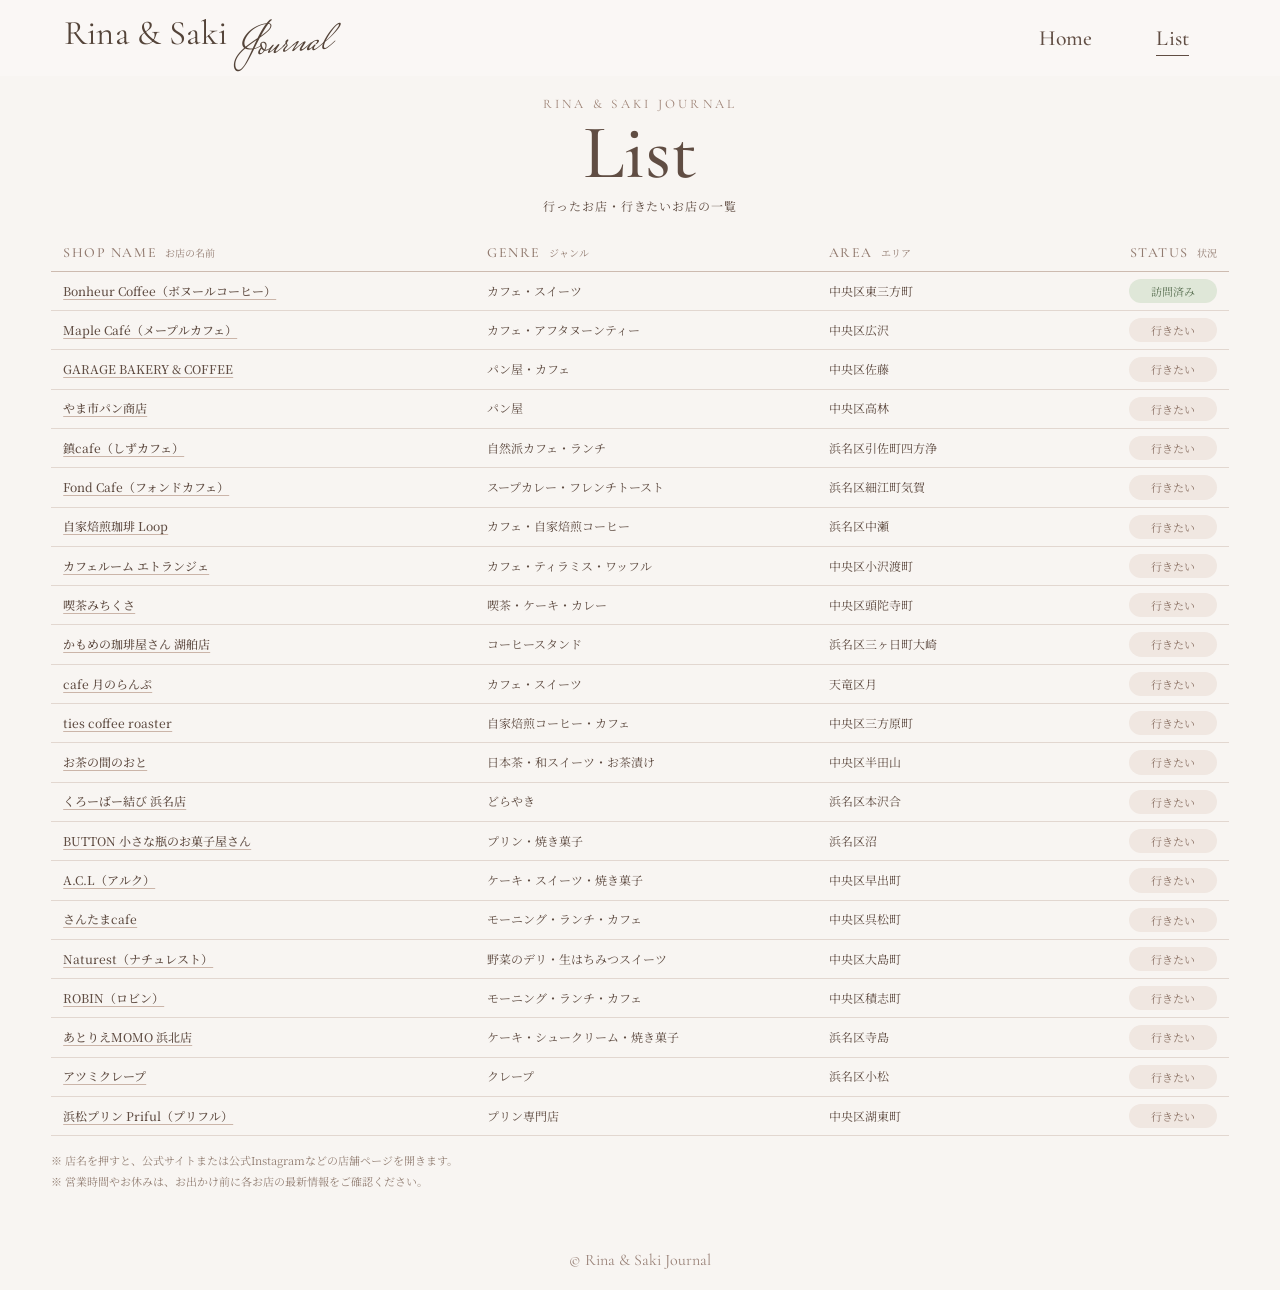
<file: list.html>
<!DOCTYPE html>
<html lang="ja">
<head>
  <meta charset="UTF-8">
  <meta name="viewport" content="width=device-width, initial-scale=1.0">
  <meta name="description" content="Rina &amp; Saki Journal｜行ったお店・行きたいお店の一覧。">
  <meta name="theme-color" content="#f8f5f2">
  <title>List | Rina &amp; Saki Journal</title>
  <style>
    @import url('https://fonts.googleapis.com/css2?family=Cormorant+Garamond:wght@400;500&family=Mrs+Saint+Delafield&family=Noto+Serif+JP:wght@400;500&display=swap');

    :root {
      --paper: #f8f5f2;
      --ink: #604d43;
      --muted: #948075;
      --line: #e2d7d0;
      --visited-bg: #dfe7d8;
      --visited-ink: #5e7457;
      --wish-bg: #f0e7e1;
      --wish-ink: #8b7164;
      --serif: 'Cormorant Garamond', Georgia, serif;
      --script: 'Mrs Saint Delafield', cursive;
      --jp: 'Noto Serif JP', 'Yu Mincho', 'Hiragino Mincho ProN', serif;
      --font-serif: 'Cormorant Garamond', 'Times New Roman', Georgia, serif;
      --font-script: 'Mrs Saint Delafield', 'Snell Roundhand', 'Apple Chancery', 'Z003', cursive;
    }

    *, *::before, *::after { box-sizing: border-box; }
    body {
      margin: 0;
      background: var(--paper);
      color: var(--ink);
      font-family: var(--jp);
      -webkit-font-smoothing: antialiased;
    }
    a { color: inherit; text-decoration: none; }
    a:focus-visible { outline: 2px solid #8b6758; outline-offset: 3px; }

    /* ─── Header ─── */
.site-header {
  position: relative;
  z-index: 10;
  width: 100%;
  height: 76px;
  background: rgba(250, 247, 245, 0.97);
}

.header-inner {
  height: 100%;
  padding-inline: 5% 7.1%;
  display: flex;
  align-items: center;
  justify-content: space-between;
  gap: 24px;
}

.site-logo {
  display: inline-flex;
  align-items: baseline;
  white-space: nowrap;
  min-width: 0;
  color: #544439;
}

.logo-serif {
  font-family: var(--font-serif);
  font-weight: 400;
  font-size: clamp(28px, 2.7vw, 40px);
  line-height: 1;
  letter-spacing: 0.005em;
}

.logo-script {
  font-family: var(--font-script);
  font-size: clamp(34px, 3.35vw, 49px);
  font-weight: 400;
  line-height: 1;
  margin-left: 7px;
  transform: translateY(8px) rotate(-4deg);
}

.main-nav {
  display: flex;
  align-items: center;
  gap: clamp(28px, 5vw, 72px);
  align-self: stretch;
}

.nav-link {
  display: inline-flex;
  align-items: center;
  justify-content: center;
  position: relative;
  white-space: nowrap;
  font-family: var(--font-serif);
  font-weight: 500;
  font-size: clamp(20px, 1.7vw, 26px);
  letter-spacing: 0.008em;
  transition: color 160ms ease;
}

.nav-link::after {
  content: '';
  position: absolute;
  bottom: -5px;
  left: 0;
  width: 100%;
  height: 1px;
  transform: scaleX(0);
  transform-origin: left;
  background: currentColor;
  transition: transform 180ms ease;
}

.nav-link:hover,
.nav-link:focus-visible {
  color: #8b6b5e;
}

.nav-link:hover::after,
.nav-link.is-current::after {
  transform: scaleX(1);
}

/* ページタイトル */
    .intro { padding: 20px 12px 18px; text-align: center; }
    .intro-kicker {
      margin: 0;
      font: 400 13px var(--serif);
      letter-spacing: .25em;
      color: #9c8174;
    }
    h1 { margin: 3px 0 5px; font: 500 clamp(60px, 6vw, 79px)/1 var(--serif); }
    .intro p:last-child { margin: 0; font-size: 12px; letter-spacing: .08em; }

    /* PC：1店舗につき1行の横長一覧 */
    .list-wrap { width: min(1240px, 92%); margin: 0 auto 38px; }
    .shop-table { width: 100%; border-collapse: collapse; table-layout: fixed; }
    .shop-table col:nth-child(1) { width: 36%; }
    .shop-table col:nth-child(2) { width: 29%; }
    .shop-table col:nth-child(3) { width: 22%; }
    .shop-table col:nth-child(4) { width: 13%; }
    .shop-table th {
      text-align: left;
      padding: 7px 12px 9px;
      border-bottom: 1px solid #cdbbb0;
      font-weight: 400;
      color: #927b70;
    }
    .th-en { font: 500 14px var(--serif); letter-spacing: .11em; }
    .th-ja { font: 400 10px var(--jp); padding-left: 8px; }
    .shop-table th:last-child, .shop-table td:last-child { text-align: right; }
    .shop-table tbody tr { border-bottom: 1px solid var(--line); }
    .shop-table tbody tr:hover { background: #fffaf7; }
    .shop-table td {
      padding: 7px 12px;
      font: 400 12px/1.4 var(--jp);
      vertical-align: middle;
      overflow-wrap: anywhere;
    }
    .shop-table td.shop-name a {
      text-decoration: underline;
      text-decoration-color: #cbb5a9;
      text-underline-offset: 3px;
      font-weight: 500;
    }
    .shop-table td.shop-name a:hover { color: #9c7867; }
    .status {
      display: inline-flex;
      align-items: center;
      justify-content: center;
      min-width: 88px;
      border-radius: 30px;
      padding: 5px 12px;
      font: 400 11px/1.3 var(--jp);
      white-space: nowrap;
    }
    .status--visited { background: var(--visited-bg); color: var(--visited-ink); }
    .status--wish { background: var(--wish-bg); color: var(--wish-ink); }
    .note { margin: 14px 0 0; font: 400 11px/1.9 var(--jp); color: var(--muted); }
    footer { padding: 20px; text-align: center; font: 400 16px var(--serif); color: #998278; }

    /* スマホも枠なし。左に店舗情報、右にステータス。細い区切り線のみ */
    @media (max-width: 700px) {
      .intro { padding: 18px 12px 16px; }
      .intro-kicker { font-size: 11px; }
      h1 { font-size: 58px; }
      .intro p:last-child { font-size: 11px; }
      .list-wrap { width: 94%; }
      .shop-table, .shop-table tbody { display: block; width: 100%; }
      .shop-table colgroup, .shop-table thead { display: none; }
      .shop-table tbody tr {
        display: grid;
        grid-template-columns: minmax(0, 1fr) max-content;
        gap: 0 10px;
        align-items: center;
        padding: 9px 2px 10px;
        background: transparent;
        border: 0;
        border-bottom: 1px solid var(--line);
        border-radius: 0;
      }
      .shop-table tbody tr:hover { background: transparent; }
      .shop-table td,
      .shop-table td:last-child {
        display: block;
        width: auto;
        padding: 0;
        text-align: left;
        font-size: 11px;
        line-height: 1.5;
      }
      .shop-table td.shop-name {
        grid-column: 1;
        grid-row: 1;
        margin: 0 0 3px;
      }
      .shop-table td.shop-name a { font-size: 13px; line-height: 1.45; }
      .shop-table td[data-label="Genre"] {
        grid-column: 1;
        grid-row: 2;
        color: #88776b;
        font-size: 10px;
      }
      .shop-table td[data-label="Area"] {
        grid-column: 1;
        grid-row: 3;
        color: #967f71;
        font-size: 10px;
      }
      .shop-table td[data-label="Status"] {
        grid-column: 2;
        grid-row: 1 / 4;
        justify-self: end;
        align-self: center;
        text-align: right;
        white-space: nowrap;
      }
      .status { min-width: 75px; padding: 5px 10px; font-size: 10px; }
      .note { padding: 0 2px; font-size: 10px; }
    }
    @media (max-width: 355px) {
      .shop-table td.shop-name a { font-size: 12px; }
      .status { min-width: 70px; padding: 5px 8px; }
    }

    /* Indexと同じヘッダー：タブレット */
    @media (max-width: 900px) {
      .site-header { height: 72px; }
      .header-inner { padding-inline: 4.5%; }
      .main-nav { gap: 28px; }
    }

    /* Indexと同じヘッダー：スマートフォン */
    @media (max-width: 650px) {
      .site-header { height: 64px; }
      .header-inner { padding-inline: 4.2%; gap: 12px; }
      .logo-serif { font-size: clamp(24px, 5.7vw, 30px); }
      .logo-script { font-size: clamp(29px, 7vw, 37px); margin-left: 5px; transform: translateY(5px) rotate(-5deg); }
      .main-nav { gap: clamp(12px, 3vw, 24px); }
      .nav-link { font-size: clamp(16px, 4vw, 20px); }
      .nav-link::after { bottom: -5px; }
    }

    /* Indexと同じヘッダー：幅の狭いスマートフォン */
    @media (max-width: 380px) {
      .site-header { height: auto; }
      .header-inner { flex-direction: column; gap: 4px; padding: 8px 12px 6px; }
      .site-logo { align-self: center; }
      .main-nav { align-self: center; gap: 36px; height: 31px; }
      .nav-link::after { bottom: -4px; }
    }
  </style>
</head>
<body>
  <header class="site-header">
    <div class="header-inner">
      <a class="site-logo" href="index.html" aria-label="Rina & Saki Journal ホーム">
        <span class="logo-serif">Rina &amp; Saki</span>
        <span class="logo-script">Journal</span>
      </a>
      <nav class="main-nav" aria-label="メインナビゲーション">
        <a class="nav-link" href="index.html">Home</a>
        <a class="nav-link is-current" href="list.html" aria-current="page">List</a>
      </nav>
    </div>
  </header>

  <main>
    <section class="intro" aria-labelledby="page-title">
      <p class="intro-kicker">RINA &amp; SAKI JOURNAL</p>
      <h1 id="page-title">List</h1>
      <p>行ったお店・行きたいお店の一覧</p>
    </section>
    <section class="list-wrap" aria-label="お店一覧">
      <table class="shop-table">
        <colgroup><col><col><col><col></colgroup>
        <thead>
          <tr>
            <th scope="col"><span class="th-en">SHOP NAME</span><span class="th-ja">お店の名前</span></th>
            <th scope="col"><span class="th-en">GENRE</span><span class="th-ja">ジャンル</span></th>
            <th scope="col"><span class="th-en">AREA</span><span class="th-ja">エリア</span></th>
            <th scope="col"><span class="th-en">STATUS</span><span class="th-ja">状況</span></th>
          </tr>
        </thead>
        <tbody>
          <tr>
            <td class="shop-name" data-label="Shop Name"><a href="https://www.instagram.com/bonheur_coffee/" target="_blank" rel="noopener noreferrer">Bonheur Coffee（ボヌールコーヒー）</a></td>
            <td data-label="Genre">カフェ・スイーツ</td>
            <td data-label="Area">中央区東三方町</td>
            <td data-label="Status"><a class="status status--visited" href="bonheur.html" aria-label="ボヌールコーヒーの訪問記録を見る">訪問済み</a></td>
          </tr>
          <tr>
            <td class="shop-name" data-label="Shop Name"><a href="https://www.maplecafe-hirosawa.com/" target="_blank" rel="noopener noreferrer">Maple Café（メープルカフェ）</a></td>
            <td data-label="Genre">カフェ・アフタヌーンティー</td>
            <td data-label="Area">中央区広沢</td>
            <td data-label="Status"><span class="status status--wish">行きたい</span></td>
          </tr>
          <tr>
            <td class="shop-name" data-label="Shop Name"><a href="https://www.instagram.com/garagebakery_and_coffee/" target="_blank" rel="noopener noreferrer">GARAGE BAKERY &amp; COFFEE</a></td>
            <td data-label="Genre">パン屋・カフェ</td>
            <td data-label="Area">中央区佐藤</td>
            <td data-label="Status"><span class="status status--wish">行きたい</span></td>
          </tr>
          <tr>
            <td class="shop-name" data-label="Shop Name"><a href="https://www.instagram.com/yamaichipanshouten/" target="_blank" rel="noopener noreferrer">やま市パン商店</a></td>
            <td data-label="Genre">パン屋</td>
            <td data-label="Area">中央区高林</td>
            <td data-label="Status"><span class="status status--wish">行きたい</span></td>
          </tr>
          <tr>
            <td class="shop-name" data-label="Shop Name"><a href="https://www.instagram.com/shizucafe_inasa/" target="_blank" rel="noopener noreferrer">鎮cafe（しずカフェ）</a></td>
            <td data-label="Genre">自然派カフェ・ランチ</td>
            <td data-label="Area">浜名区引佐町四方浄</td>
            <td data-label="Status"><span class="status status--wish">行きたい</span></td>
          </tr>
          <tr>
            <td class="shop-name" data-label="Shop Name"><a href="https://www.instagram.com/fondcafe/" target="_blank" rel="noopener noreferrer">Fond Cafe（フォンドカフェ）</a></td>
            <td data-label="Genre">スープカレー・フレンチトースト</td>
            <td data-label="Area">浜名区細江町気賀</td>
            <td data-label="Status"><span class="status status--wish">行きたい</span></td>
          </tr>
          <tr>
            <td class="shop-name" data-label="Shop Name"><a href="https://www.instagram.com/coffee_tea_loop/" target="_blank" rel="noopener noreferrer">自家焙煎珈琲 Loop</a></td>
            <td data-label="Genre">カフェ・自家焙煎コーヒー</td>
            <td data-label="Area">浜名区中瀬</td>
            <td data-label="Status"><span class="status status--wish">行きたい</span></td>
          </tr>
          <tr>
            <td class="shop-name" data-label="Shop Name"><a href="https://www.instagram.com/caferoometranger/" target="_blank" rel="noopener noreferrer">カフェルーム エトランジェ</a></td>
            <td data-label="Genre">カフェ・ティラミス・ワッフル</td>
            <td data-label="Area">中央区小沢渡町</td>
            <td data-label="Status"><span class="status status--wish">行きたい</span></td>
          </tr>
          <tr>
            <td class="shop-name" data-label="Shop Name"><a href="https://www.instagram.com/kissamichikusa/" target="_blank" rel="noopener noreferrer">喫茶みちくさ</a></td>
            <td data-label="Genre">喫茶・ケーキ・カレー</td>
            <td data-label="Area">中央区頭陀寺町</td>
            <td data-label="Status"><span class="status status--wish">行きたい</span></td>
          </tr>
          <tr>
            <td class="shop-name" data-label="Shop Name"><a href="https://kamome-coffeeroaster.com/" target="_blank" rel="noopener noreferrer">かもめの珈琲屋さん 湖舶店</a></td>
            <td data-label="Genre">コーヒースタンド</td>
            <td data-label="Area">浜名区三ヶ日町大崎</td>
            <td data-label="Status"><span class="status status--wish">行きたい</span></td>
          </tr>
          <tr>
            <td class="shop-name" data-label="Shop Name"><a href="https://www.instagram.com/cafe_tsukinolamp/" target="_blank" rel="noopener noreferrer">cafe 月のらんぷ</a></td>
            <td data-label="Genre">カフェ・スイーツ</td>
            <td data-label="Area">天竜区月</td>
            <td data-label="Status"><span class="status status--wish">行きたい</span></td>
          </tr>
          <tr>
            <td class="shop-name" data-label="Shop Name"><a href="https://tiescoffee.base.shop/about" target="_blank" rel="noopener noreferrer">ties coffee roaster</a></td>
            <td data-label="Genre">自家焙煎コーヒー・カフェ</td>
            <td data-label="Area">中央区三方原町</td>
            <td data-label="Status"><span class="status status--wish">行きたい</span></td>
          </tr>
          <tr>
            <td class="shop-name" data-label="Shop Name"><a href="https://ocha-noto.com/" target="_blank" rel="noopener noreferrer">お茶の間のおと</a></td>
            <td data-label="Genre">日本茶・和スイーツ・お茶漬け</td>
            <td data-label="Area">中央区半田山</td>
            <td data-label="Status"><span class="status status--wish">行きたい</span></td>
          </tr>
          <tr>
            <td class="shop-name" data-label="Shop Name"><a href="https://clover-musubi.jp/about" target="_blank" rel="noopener noreferrer">くろーばー結び 浜名店</a></td>
            <td data-label="Genre">どらやき</td>
            <td data-label="Area">浜名区本沢合</td>
            <td data-label="Status"><span class="status status--wish">行きたい</span></td>
          </tr>
          <tr>
            <td class="shop-name" data-label="Shop Name"><a href="https://button-hamakita.com/" target="_blank" rel="noopener noreferrer">BUTTON 小さな瓶のお菓子屋さん</a></td>
            <td data-label="Genre">プリン・焼き菓子</td>
            <td data-label="Area">浜名区沼</td>
            <td data-label="Status"><span class="status status--wish">行きたい</span></td>
          </tr>
          <tr>
            <td class="shop-name" data-label="Shop Name"><a href="https://aclcake.com/" target="_blank" rel="noopener noreferrer">A.C.L（アルク）</a></td>
            <td data-label="Genre">ケーキ・スイーツ・焼き菓子</td>
            <td data-label="Area">中央区早出町</td>
            <td data-label="Status"><span class="status status--wish">行きたい</span></td>
          </tr>
          <tr>
            <td class="shop-name" data-label="Shop Name"><a href="https://www.instagram.com/sunsmile.tamago/" target="_blank" rel="noopener noreferrer">さんたまcafe</a></td>
            <td data-label="Genre">モーニング・ランチ・カフェ</td>
            <td data-label="Area">中央区呉松町</td>
            <td data-label="Status"><span class="status status--wish">行きたい</span></td>
          </tr>
          <tr>
            <td class="shop-name" data-label="Shop Name"><a href="https://www.instagram.com/naturest_gram/" target="_blank" rel="noopener noreferrer">Naturest（ナチュレスト）</a></td>
            <td data-label="Genre">野菜のデリ・生はちみつスイーツ</td>
            <td data-label="Area">中央区大島町</td>
            <td data-label="Status"><span class="status status--wish">行きたい</span></td>
          </tr>
          <tr>
            <td class="shop-name" data-label="Shop Name"><a href="https://robin-2o23.therestaurant.jp/" target="_blank" rel="noopener noreferrer">ROBIN（ロビン）</a></td>
            <td data-label="Genre">モーニング・ランチ・カフェ</td>
            <td data-label="Area">中央区積志町</td>
            <td data-label="Status"><span class="status status--wish">行きたい</span></td>
          </tr>
          <tr>
            <td class="shop-name" data-label="Shop Name"><a href="https://ateliermomo-sweets.com/shop/" target="_blank" rel="noopener noreferrer">あとりえMOMO 浜北店</a></td>
            <td data-label="Genre">ケーキ・シュークリーム・焼き菓子</td>
            <td data-label="Area">浜名区寺島</td>
            <td data-label="Status"><span class="status status--wish">行きたい</span></td>
          </tr>
          <tr>
            <td class="shop-name" data-label="Shop Name"><a href="https://www.instagram.com/atsumi_crepe/" target="_blank" rel="noopener noreferrer">アツミクレープ</a></td>
            <td data-label="Genre">クレープ</td>
            <td data-label="Area">浜名区小松</td>
            <td data-label="Status"><span class="status status--wish">行きたい</span></td>
          </tr>
          <tr>
            <td class="shop-name" data-label="Shop Name"><a href="https://hamamatsu-purin.com/" target="_blank" rel="noopener noreferrer">浜松プリン Priful（プリフル）</a></td>
            <td data-label="Genre">プリン専門店</td>
            <td data-label="Area">中央区湖東町</td>
            <td data-label="Status"><span class="status status--wish">行きたい</span></td>
          </tr>
        </tbody>
      </table>
      <p class="note">※ 店名を押すと、公式サイトまたは公式Instagramなどの店舗ページを開きます。<br>
      ※ 営業時間やお休みは、お出かけ前に各お店の最新情報をご確認ください。</p>
    </section>
  </main>
  <footer>© Rina &amp; Saki Journal</footer>
</body>
</html>
</file>
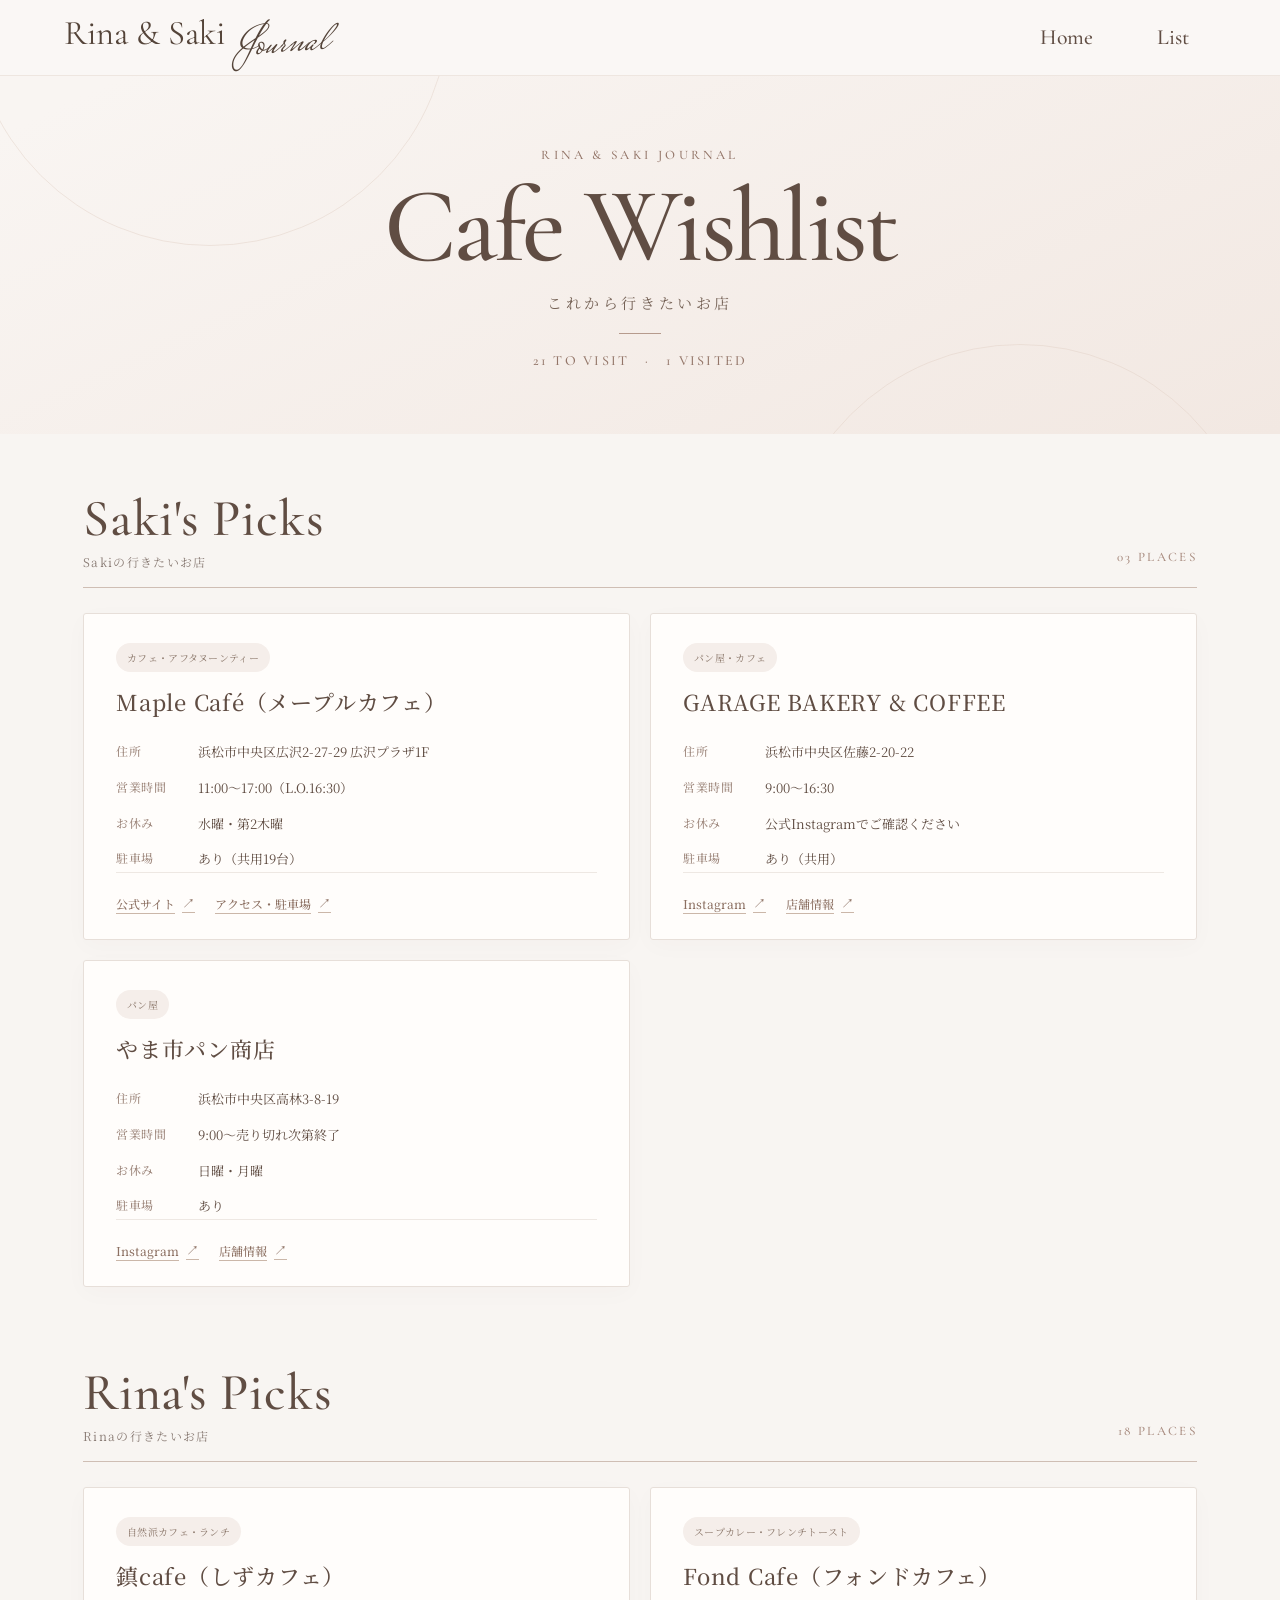
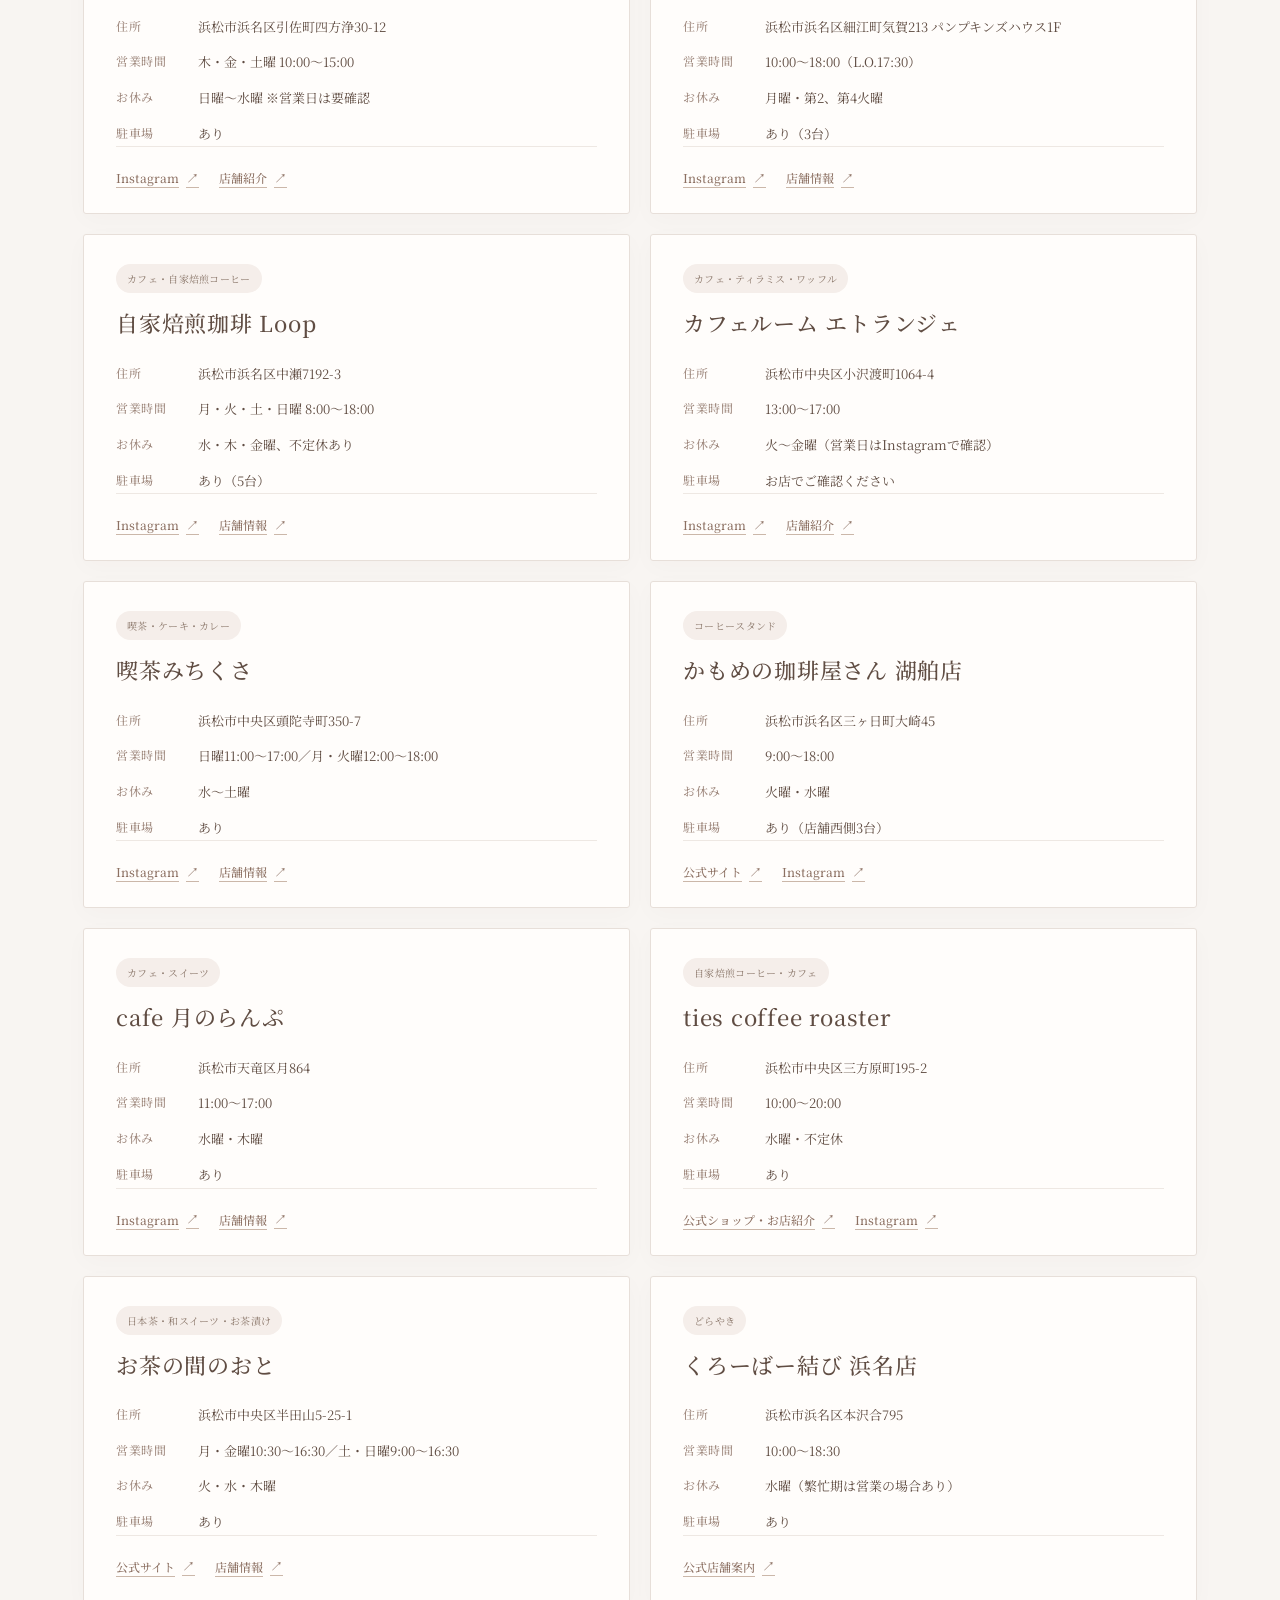
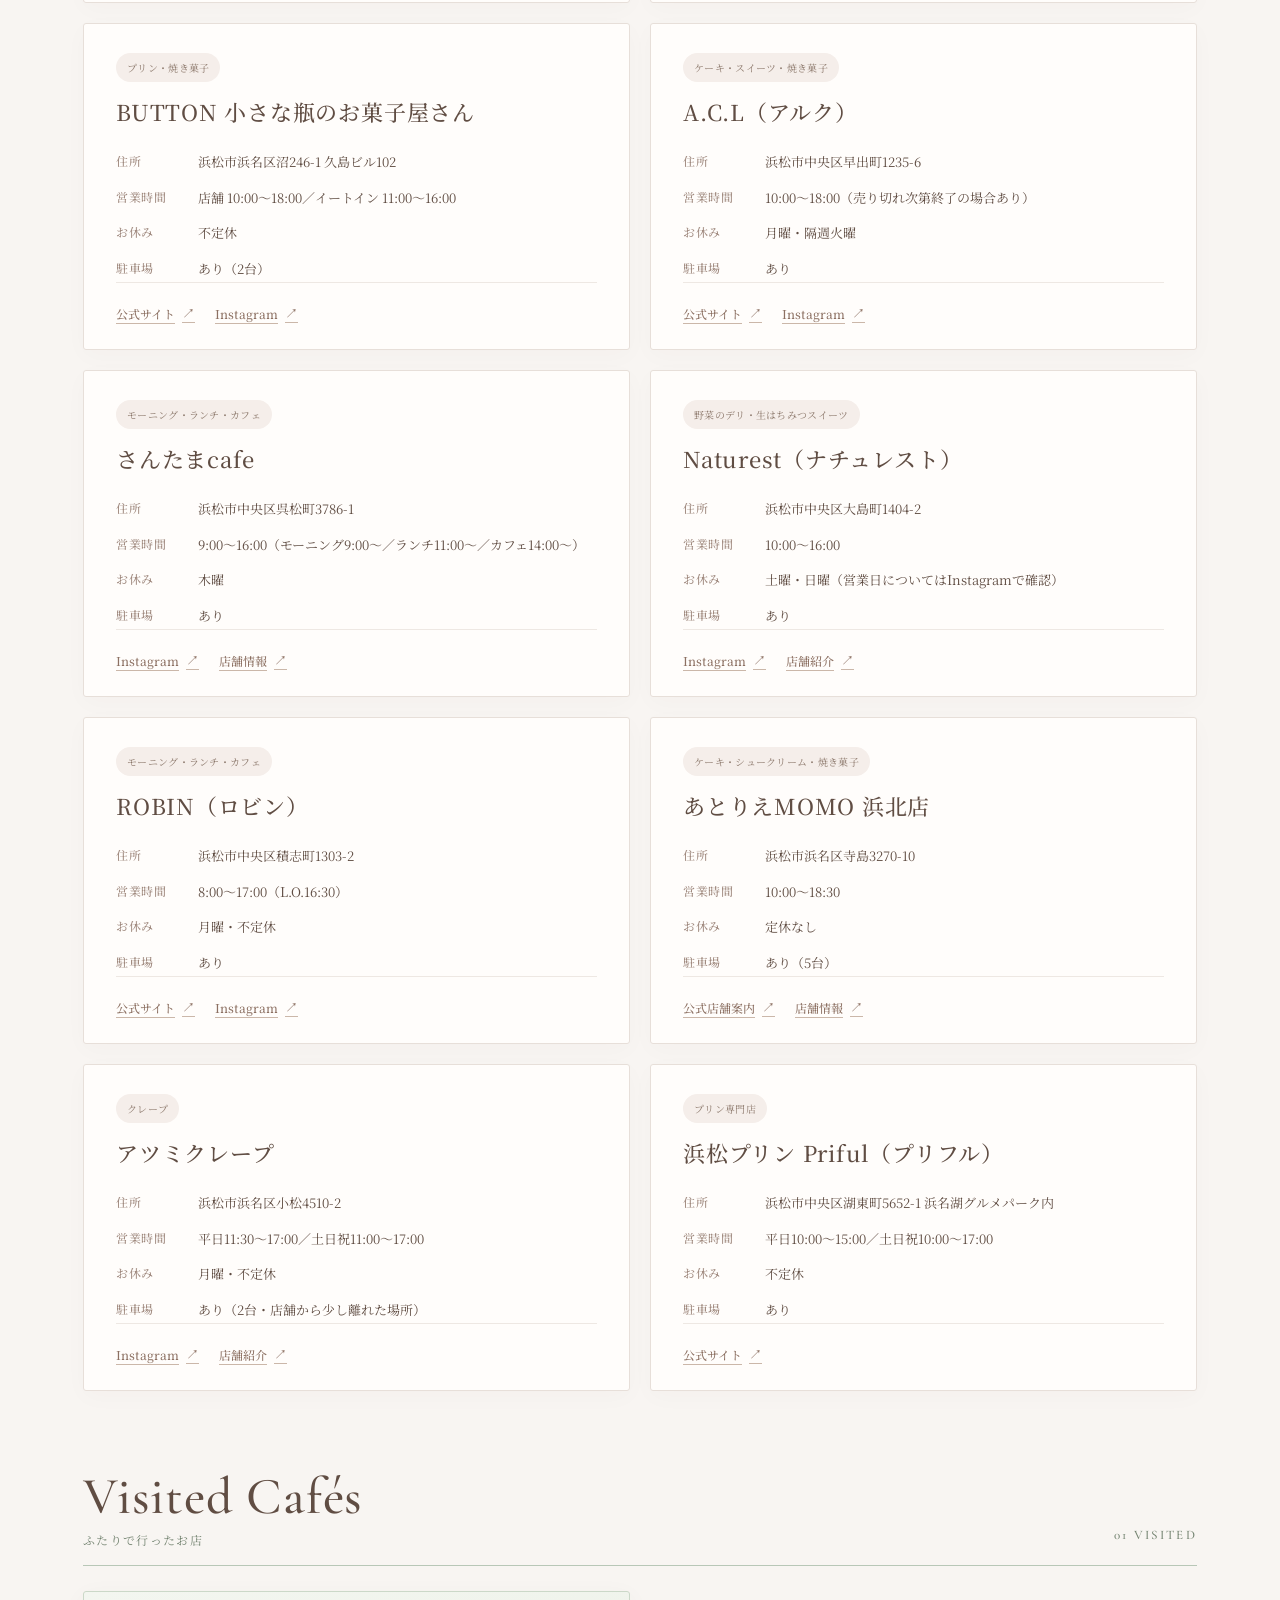
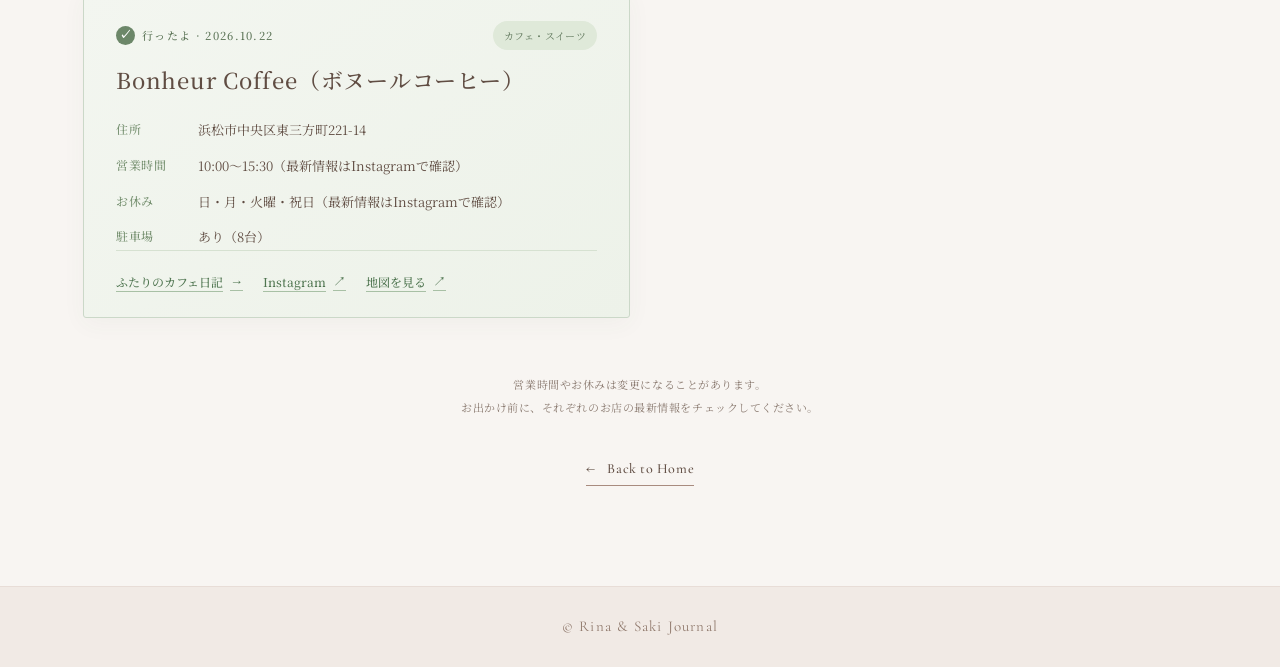
<file: next.html>
<!DOCTYPE html>
<html lang="ja">
<head>
  <meta charset="UTF-8">
  <meta name="viewport" content="width=device-width, initial-scale=1.0">
  <meta name="description" content="Rina &amp; Saki Journal｜ふたりの行ってみたいカフェやお店をまとめたリスト。">
  <meta name="theme-color" content="#f8f5f2">
  <title>Cafe Wishlist | Rina &amp; Saki Journal</title>
  <style>
@import url('https://fonts.googleapis.com/css2?family=Cormorant+Garamond:wght@400;500;600&family=Mrs+Saint+Delafield&family=Noto+Serif+JP:wght@400;500;600&display=swap');

:root{--paper:#f8f5f2;--paper-deep:#f4eeea;--white:#fffdfb;--ink:#604d43;--muted:#897b74;--rose-brown:#a88b7f;--rose-brown-hover:#937568;--border:#e7dfd9;--serif:'Cormorant Garamond',Georgia,serif;--script:'Mrs Saint Delafield','Apple Chancery',cursive;--jp:'Noto Serif JP','Yu Mincho','Hiragino Mincho ProN',serif}

*,*::before,*::after{box-sizing:border-box}
html{scroll-behavior:smooth;scroll-padding-top:30px}
body{margin:0;background:var(--paper);color:var(--ink);font-family:var(--jp);-webkit-font-smoothing:antialiased}
a{color:inherit;text-decoration:none}
a:focus-visible{outline:3px solid #805a49;outline-offset:4px}
.site-header{height:76px;background:rgba(250,247,245,.97);border-bottom:1px solid #eee6e0}
.header-inner{height:100%;padding-inline:5% 7.1%;display:flex;align-items:center;justify-content:space-between;gap:16px}
.site-logo{display:inline-flex;align-items:baseline;white-space:nowrap;color:#544439;flex-shrink:0}
.logo-serif{font:400 clamp(26px,2.7vw,40px)/1 var(--serif)}
.logo-script{font:400 clamp(32px,3.35vw,49px)/1 var(--script);margin-left:7px;transform:translateY(8px) rotate(-4deg)}
.main-nav{align-self:stretch;display:flex;gap:clamp(24px,5vw,70px);align-items:center}
.nav-link{font:500 clamp(19px,1.7vw,26px)/1 var(--serif);position:relative;white-space:nowrap;transition:color .2s}
.nav-link:hover{color:var(--rose-brown-hover)}
.nav-link::after{content:'';position:absolute;left:0;right:0;bottom:-8px;height:1px;background:currentColor;transform:scaleX(0);transform-origin:left;transition:transform .2s}
.nav-link:hover::after{transform:scaleX(1)}
.hero{min-height:310px;padding:70px 24px 63px;display:flex;flex-direction:column;align-items:center;justify-content:center;text-align:center;position:relative;overflow:hidden;background:linear-gradient(155deg,#f9f5f2 6%,#f2e8e2 100%)}
.hero::before,.hero::after{content:'';position:absolute;border:1px solid #e0cfc4;border-radius:50%;width:480px;height:480px;pointer-events:none;opacity:.45}
.hero::before{left:calc(50% - 670px);top:-310px}
.hero::after{right:calc(50% - 620px);bottom:-390px}
.hero>*{position:relative;z-index:1}
.kicker{font:500 13px/1.4 var(--serif);letter-spacing:.26em;text-transform:uppercase;color:var(--rose-brown-hover);margin:0 0 12px}
.hero h1{font:500 clamp(58px,8.3vw,106px)/.95 var(--serif);letter-spacing:-.035em;margin:0 0 15px}
.hero-ja{font-size:clamp(12px,1.4vw,15px);letter-spacing:.24em;margin:0;color:#766357}
.hero-line{width:42px;height:1px;background:#b69b8d;margin:20px auto 16px}
.hero-count{font:500 14px/1.5 var(--serif);letter-spacing:.16em;color:var(--rose-brown-hover);margin:0}
.wishlist{max-width:1170px;margin:0 auto;padding:56px 28px 100px}
.section{scroll-margin-top:25px}
.section+.section{margin-top:77px}
.section-head{display:flex;align-items:end;justify-content:space-between;gap:16px;padding-bottom:16px;margin-bottom:25px;border-bottom:1px solid #cfbeb4}
.section-title{font:500 clamp(35px,4.2vw,52px)/1.1 var(--serif);margin:0;letter-spacing:.015em}
.section-note{display:block;margin-top:6px;font:400 12px/1.5 var(--jp);letter-spacing:.11em;color:var(--muted)}
.section-total{font:500 13px/1.4 var(--serif);letter-spacing:.18em;color:var(--rose-brown);white-space:nowrap;padding-bottom:5px}
.cards{display:grid;grid-template-columns:repeat(2,minmax(0,1fr));gap:20px}
.shop{background:var(--white);border:1px solid var(--border);border-radius:3px;padding:26px 28px 24px;display:flex;flex-direction:column;min-width:0;box-shadow:0 6px 24px rgba(79,58,45,.025);transition:border-color .2s,transform .2s,box-shadow .2s}
.shop:hover{transform:translateY(-2px);border-color:#d4bfb3;box-shadow:0 8px 30px rgba(79,58,45,.055)}
.shop-top{display:flex;align-items:center;justify-content:flex-start;gap:10px;margin-bottom:12px}
.shop-genre{color:#8a7669;background:#f5eeea;padding:7px 11px;border-radius:30px;font:400 10px/1.5 var(--jp);letter-spacing:.03em;text-align:right}
.shop-name{font:500 clamp(18px,2vw,22px)/1.65 var(--jp);letter-spacing:.035em;margin:0 0 20px;overflow-wrap:anywhere}
.shop-details{margin:0;display:grid;gap:10px}
.shop-details>div{display:grid;grid-template-columns:72px minmax(0,1fr);column-gap:10px;align-items:start}
.shop-details dt{font:500 11px/1.9 var(--jp);color:#a18b80;letter-spacing:.06em;white-space:nowrap}
.shop-details dd{font:400 12px/1.9 var(--jp);margin:0;overflow-wrap:anywhere}
.shop-links{border-top:1px solid #eee8e3;margin-top:auto;padding-top:18px;margin-bottom:0;display:flex;flex-wrap:wrap;gap:10px 20px;padding-inline:0;list-style:none}
.shop-links a{display:inline-flex;gap:7px;align-items:center;color:#8c7062;font:500 12px/1.5 var(--jp);text-decoration:underline;text-underline-offset:4px;text-decoration-color:#cbb7a9;transition:color .2s}
.shop-links a:hover{color:#5f463a}
.shop-links .arrow{font-family:Arial,sans-serif;font-size:13px;text-decoration:none}
.note{margin:55px auto 0;text-align:center;font-size:11px;line-height:2.1;color:#8a7a70;letter-spacing:.05em}
.back-row{text-align:center;margin-top:36px}
.back-link{font:500 14px/1.5 var(--serif);letter-spacing:.04em;display:inline-flex;gap:12px;align-items:center;border-bottom:1px solid #a88b7f;padding-bottom:6px}
.back-link:hover{color:#8b6b5e}
.site-footer{text-align:center;background:#f1eae5;border-top:1px solid #e8ddd7;padding:26px 18px 30px}
.site-footer small{font:400 15px/1.4 var(--serif);letter-spacing:.08em;color:#90796c}

@media(min-width:1040px){
  .shop{padding:29px 32px 25px}
  .shop-details{gap:11px}
  .shop-details dd{font-size:13px}
  .shop-details dt{font-size:12px}
}

@media(max-width:720px){
  .hero{min-height:280px;padding:60px 18px}
  .wishlist{padding:40px 18px 76px}
  .cards{grid-template-columns:1fr;gap:14px}
  .shop{padding:23px 22px 21px}
  .section+.section{margin-top:58px}
  .section-head{margin-bottom:18px}
  .shop-name{font-size:19px;margin-bottom:17px}
  .shop-details dd{font-size:12px}
  .shop-links{margin-top:23px;padding-top:16px}
  .section-title{font-size:40px}
}

@media(max-width:460px){
  .site-header{height:66px}
  .header-inner{padding:0 18px;gap:8px}
  .logo-serif{font-size:23px}
  .logo-script{font-size:27px;margin-left:4px;transform:translateY(6px) rotate(-4deg)}
  .main-nav{gap:18px}
  .nav-link{font-size:17px}
  .hero{min-height:250px;padding:55px 14px}
  .hero h1{font-size:60px}
  .hero-ja{font-size:12px;letter-spacing:.16em}
  .wishlist{padding:36px 14px 70px}
  .shop{padding:22px 19px 20px}
  .shop-details>div{grid-template-columns:62px minmax(0,1fr);gap:9px}
  .shop-details dd{line-height:1.85}
  .shop-genre{font-size:9px;max-width:70%}
  .section-head{align-items:center}
  .section-title{font-size:37px}
}

/* 訪問済みのお店 */
.visited-section .section-head{border-bottom-color:#b8c7b7}
.visited-section .section-note{color:#72826f}
.visited-section .section-total{color:#72826f}
.visited-section .cards{grid-template-columns:repeat(2,minmax(0,1fr))}
.shop--visited{background:linear-gradient(145deg,#f3f6f0,#edf2e9);border-color:#cbd8c8;box-shadow:0 6px 24px rgba(77,101,73,.045)}
.shop--visited:hover{border-color:#9aaf95;box-shadow:0 8px 30px rgba(77,101,73,.08)}
.shop--visited .shop-top{justify-content:space-between;flex-wrap:wrap;gap:9px}
.shop--visited .shop-genre{background:#dfe9d9;color:#5c7458}
.visited-mark{display:inline-flex;align-items:center;gap:7px;color:#587153;font:500 11px/1.5 var(--jp);letter-spacing:.12em}
.visited-mark .tick{display:inline-grid;place-items:center;background:#6c8769;color:#fff;border-radius:50%;width:19px;height:19px;font:bold 12px/1 Arial,sans-serif}
.shop--visited .shop-details dt{color:#779171}
.shop--visited .shop-links{border-color:#d6e1d1}
.shop--visited .shop-links a{color:#4f7550;text-decoration-color:#a8c0a5}
.shop--visited .shop-links a:hover{color:#344f37}

@media(max-width:720px){
  .visited-section .cards{grid-template-columns:1fr}
}

@media(prefers-reduced-motion:reduce){
  html{scroll-behavior:auto}
  *,*::before,*::after{transition-duration:.01ms!important;animation-duration:.01ms!important}
}
  </style>
</head>
<body>
  <header class="site-header">
    <div class="header-inner">
      <a class="site-logo" href="index.html" aria-label="Rina & Saki Journal ホーム">
        <span class="logo-serif">Rina &amp; Saki</span><span class="logo-script">Journal</span>
      </a>
      <nav class="main-nav" aria-label="メインナビゲーション">
        <a href="index.html" class="nav-link">Home</a>
        <a href="list.html" class="nav-link">List</a>
      </nav>
    </div>
  </header>

  <main>
    <section class="hero" aria-labelledby="page-heading">
      <p class="kicker">Rina &amp; Saki Journal</p>
      <h1 id="page-heading">Cafe Wishlist</h1>
      <p class="hero-ja">これから行きたいお店</p>
      <div class="hero-line" aria-hidden="true"></div>
      <p class="hero-count">21 TO VISIT&nbsp;&nbsp; · &nbsp;&nbsp;1 VISITED</p>
    </section>

    <div class="wishlist">
      <section class="section" id="saki" aria-labelledby="saki-heading">
        <div class="section-head">
          <div><h2 class="section-title" id="saki-heading">Saki's Picks</h2><span class="section-note">Sakiの行きたいお店</span></div>
          <span class="section-total">03 PLACES</span>
        </div>
        <div class="cards">
          <article class="shop">
            <div class="shop-top"><span class="shop-genre">カフェ・アフタヌーンティー</span></div>
            <h3 class="shop-name">Maple Café（メープルカフェ）</h3>
            <dl class="shop-details">
              <div><dt>住所</dt><dd>浜松市中央区広沢2-27-29 広沢プラザ1F</dd></div>
              <div><dt>営業時間</dt><dd>11:00〜17:00（L.O.16:30）</dd></div>
              <div><dt>お休み</dt><dd>水曜・第2木曜</dd></div>
              <div><dt>駐車場</dt><dd>あり（共用19台）</dd></div>
            </dl>
            <ul class="shop-links" aria-label="Maple Caféの関連リンク">
              <li><a href="https://www.maplecafe-hirosawa.com/" target="_blank" rel="noopener noreferrer">公式サイト <span class="arrow" aria-hidden="true">↗</span></a></li>
              <li><a href="https://www.maplecafe-hirosawa.com/access/" target="_blank" rel="noopener noreferrer">アクセス・駐車場 <span class="arrow" aria-hidden="true">↗</span></a></li>
            </ul>
          </article>

          <article class="shop">
            <div class="shop-top"><span class="shop-genre">パン屋・カフェ</span></div>
            <h3 class="shop-name">GARAGE BAKERY &amp; COFFEE</h3>
            <dl class="shop-details">
              <div><dt>住所</dt><dd>浜松市中央区佐藤2-20-22</dd></div>
              <div><dt>営業時間</dt><dd>9:00〜16:30</dd></div>
              <div><dt>お休み</dt><dd>公式Instagramでご確認ください</dd></div>
              <div><dt>駐車場</dt><dd>あり（共用）</dd></div>
            </dl>
            <ul class="shop-links" aria-label="GARAGE BAKERY &amp; COFFEEの関連リンク">
              <li><a href="https://www.instagram.com/garagebakery_and_coffee/" target="_blank" rel="noopener noreferrer">Instagram <span class="arrow" aria-hidden="true">↗</span></a></li>
              <li><a href="https://retty.me/area/PRE22/ARE79/SUB7901/100000833573/" target="_blank" rel="noopener noreferrer">店舗情報 <span class="arrow" aria-hidden="true">↗</span></a></li>
            </ul>
          </article>

          <article class="shop">
            <div class="shop-top"><span class="shop-genre">パン屋</span></div>
            <h3 class="shop-name">やま市パン商店</h3>
            <dl class="shop-details">
              <div><dt>住所</dt><dd>浜松市中央区高林3-8-19</dd></div>
              <div><dt>営業時間</dt><dd>9:00〜売り切れ次第終了</dd></div>
              <div><dt>お休み</dt><dd>日曜・月曜</dd></div>
              <div><dt>駐車場</dt><dd>あり</dd></div>
            </dl>
            <ul class="shop-links" aria-label="やま市パン商店の関連リンク">
              <li><a href="https://www.instagram.com/yamaichipanshouten/" target="_blank" rel="noopener noreferrer">Instagram <span class="arrow" aria-hidden="true">↗</span></a></li>
              <li><a href="https://tabelog.com/shizuoka/A2202/A220201/22030088/" target="_blank" rel="noopener noreferrer">店舗情報 <span class="arrow" aria-hidden="true">↗</span></a></li>
            </ul>
          </article>
        </div>
      </section>

      <section class="section" id="rina" aria-labelledby="rina-heading">
        <div class="section-head">
          <div><h2 class="section-title" id="rina-heading">Rina's Picks</h2><span class="section-note">Rinaの行きたいお店</span></div>
          <span class="section-total">18 PLACES</span>
        </div>
        <div class="cards">
          <article class="shop">
            <div class="shop-top"><span class="shop-genre">自然派カフェ・ランチ</span></div>
            <h3 class="shop-name">鎮cafe（しずカフェ）</h3>
            <dl class="shop-details">
              <div><dt>住所</dt><dd>浜松市浜名区引佐町四方浄30-12</dd></div>
              <div><dt>営業時間</dt><dd>木・金・土曜 10:00〜15:00</dd></div>
              <div><dt>お休み</dt><dd>日曜〜水曜 ※営業日は要確認</dd></div>
              <div><dt>駐車場</dt><dd>あり</dd></div>
            </dl>
            <ul class="shop-links" aria-label="鎮cafeの関連リンク">
              <li><a href="https://www.instagram.com/shizucafe_inasa/" target="_blank" rel="noopener noreferrer">Instagram <span class="arrow" aria-hidden="true">↗</span></a></li>
              <li><a href="https://loco.kufu.jp/shizuoka/articles/original/808" target="_blank" rel="noopener noreferrer">店舗紹介 <span class="arrow" aria-hidden="true">↗</span></a></li>
            </ul>
          </article>

          <article class="shop">
            <div class="shop-top"><span class="shop-genre">スープカレー・フレンチトースト</span></div>
            <h3 class="shop-name">Fond Cafe（フォンドカフェ）</h3>
            <dl class="shop-details">
              <div><dt>住所</dt><dd>浜松市浜名区細江町気賀213 パンプキンズハウス1F</dd></div>
              <div><dt>営業時間</dt><dd>10:00〜18:00（L.O.17:30）</dd></div>
              <div><dt>お休み</dt><dd>月曜・第2、第4火曜</dd></div>
              <div><dt>駐車場</dt><dd>あり（3台）</dd></div>
            </dl>
            <ul class="shop-links" aria-label="Fond Cafeの関連リンク">
              <li><a href="https://www.instagram.com/fondcafe/" target="_blank" rel="noopener noreferrer">Instagram <span class="arrow" aria-hidden="true">↗</span></a></li>
              <li><a href="https://www.at-s.com/gourmet/article/859595" target="_blank" rel="noopener noreferrer">店舗情報 <span class="arrow" aria-hidden="true">↗</span></a></li>
            </ul>
          </article>

          <article class="shop">
            <div class="shop-top"><span class="shop-genre">カフェ・自家焙煎コーヒー</span></div>
            <h3 class="shop-name">自家焙煎珈琲 Loop</h3>
            <dl class="shop-details">
              <div><dt>住所</dt><dd>浜松市浜名区中瀬7192-3</dd></div>
              <div><dt>営業時間</dt><dd>月・火・土・日曜 8:00〜18:00</dd></div>
              <div><dt>お休み</dt><dd>水・木・金曜、不定休あり</dd></div>
              <div><dt>駐車場</dt><dd>あり（5台）</dd></div>
            </dl>
            <ul class="shop-links" aria-label="Loopの関連リンク">
              <li><a href="https://www.instagram.com/coffee_tea_loop/" target="_blank" rel="noopener noreferrer">Instagram <span class="arrow" aria-hidden="true">↗</span></a></li>
              <li><a href="https://tabelog.com/shizuoka/A2202/A220201/22043316/" target="_blank" rel="noopener noreferrer">店舗情報 <span class="arrow" aria-hidden="true">↗</span></a></li>
            </ul>
          </article>

          <article class="shop">
            <div class="shop-top"><span class="shop-genre">カフェ・ティラミス・ワッフル</span></div>
            <h3 class="shop-name">カフェルーム エトランジェ</h3>
            <dl class="shop-details">
              <div><dt>住所</dt><dd>浜松市中央区小沢渡町1064-4</dd></div>
              <div><dt>営業時間</dt><dd>13:00〜17:00</dd></div>
              <div><dt>お休み</dt><dd>火〜金曜（営業日はInstagramで確認）</dd></div>
              <div><dt>駐車場</dt><dd>お店でご確認ください</dd></div>
            </dl>
            <ul class="shop-links" aria-label="エトランジェの関連リンク">
              <li><a href="https://www.instagram.com/caferoometranger/" target="_blank" rel="noopener noreferrer">Instagram <span class="arrow" aria-hidden="true">↗</span></a></li>
              <li><a href="https://jimoto-yell.com/special/hamamatsu-cafe/" target="_blank" rel="noopener noreferrer">店舗紹介 <span class="arrow" aria-hidden="true">↗</span></a></li>
            </ul>
          </article>

          <article class="shop">
            <div class="shop-top"><span class="shop-genre">喫茶・ケーキ・カレー</span></div>
            <h3 class="shop-name">喫茶みちくさ</h3>
            <dl class="shop-details">
              <div><dt>住所</dt><dd>浜松市中央区頭陀寺町350-7</dd></div>
              <div><dt>営業時間</dt><dd>日曜11:00〜17:00／月・火曜12:00〜18:00</dd></div>
              <div><dt>お休み</dt><dd>水〜土曜</dd></div>
              <div><dt>駐車場</dt><dd>あり</dd></div>
            </dl>
            <ul class="shop-links" aria-label="喫茶みちくさの関連リンク">
              <li><a href="https://www.instagram.com/kissamichikusa/" target="_blank" rel="noopener noreferrer">Instagram <span class="arrow" aria-hidden="true">↗</span></a></li>
              <li><a href="https://tabelog.com/shizuoka/A2202/A220201/22034956/" target="_blank" rel="noopener noreferrer">店舗情報 <span class="arrow" aria-hidden="true">↗</span></a></li>
            </ul>
          </article>

          <article class="shop">
            <div class="shop-top"><span class="shop-genre">コーヒースタンド</span></div>
            <h3 class="shop-name">かもめの珈琲屋さん 湖舶店</h3>
            <dl class="shop-details">
              <div><dt>住所</dt><dd>浜松市浜名区三ヶ日町大崎45</dd></div>
              <div><dt>営業時間</dt><dd>9:00〜18:00</dd></div>
              <div><dt>お休み</dt><dd>火曜・水曜</dd></div>
              <div><dt>駐車場</dt><dd>あり（店舗西側3台）</dd></div>
            </dl>
            <ul class="shop-links" aria-label="かもめの珈琲屋さんの関連リンク">
              <li><a href="https://kamome-coffeeroaster.com/" target="_blank" rel="noopener noreferrer">公式サイト <span class="arrow" aria-hidden="true">↗</span></a></li>
              <li><a href="https://www.instagram.com/kamome.co.free/" target="_blank" rel="noopener noreferrer">Instagram <span class="arrow" aria-hidden="true">↗</span></a></li>
            </ul>
          </article>

          <article class="shop">
            <div class="shop-top"><span class="shop-genre">カフェ・スイーツ</span></div>
            <h3 class="shop-name">cafe 月のらんぷ</h3>
            <dl class="shop-details">
              <div><dt>住所</dt><dd>浜松市天竜区月864</dd></div>
              <div><dt>営業時間</dt><dd>11:00〜17:00</dd></div>
              <div><dt>お休み</dt><dd>水曜・木曜</dd></div>
              <div><dt>駐車場</dt><dd>あり</dd></div>
            </dl>
            <ul class="shop-links" aria-label="月のらんぷの関連リンク">
              <li><a href="https://www.instagram.com/cafe_tsukinolamp/" target="_blank" rel="noopener noreferrer">Instagram <span class="arrow" aria-hidden="true">↗</span></a></li>
              <li><a href="https://tabelog.com/shizuoka/A2202/A220201/22045917/" target="_blank" rel="noopener noreferrer">店舗情報 <span class="arrow" aria-hidden="true">↗</span></a></li>
            </ul>
          </article>

          <article class="shop">
            <div class="shop-top"><span class="shop-genre">自家焙煎コーヒー・カフェ</span></div>
            <h3 class="shop-name">ties coffee roaster</h3>
            <dl class="shop-details">
              <div><dt>住所</dt><dd>浜松市中央区三方原町195-2</dd></div>
              <div><dt>営業時間</dt><dd>10:00〜20:00</dd></div>
              <div><dt>お休み</dt><dd>水曜・不定休</dd></div>
              <div><dt>駐車場</dt><dd>あり</dd></div>
            </dl>
            <ul class="shop-links" aria-label="ties coffee roasterの関連リンク">
              <li><a href="https://tiescoffee.base.shop/about" target="_blank" rel="noopener noreferrer">公式ショップ・お店紹介 <span class="arrow" aria-hidden="true">↗</span></a></li>
              <li><a href="https://www.instagram.com/tiescoffeeroaster/" target="_blank" rel="noopener noreferrer">Instagram <span class="arrow" aria-hidden="true">↗</span></a></li>
            </ul>
          </article>

          <article class="shop">
            <div class="shop-top"><span class="shop-genre">日本茶・和スイーツ・お茶漬け</span></div>
            <h3 class="shop-name">お茶の間のおと</h3>
            <dl class="shop-details">
              <div><dt>住所</dt><dd>浜松市中央区半田山5-25-1</dd></div>
              <div><dt>営業時間</dt><dd>月・金曜10:30〜16:30／土・日曜9:00〜16:30</dd></div>
              <div><dt>お休み</dt><dd>火・水・木曜</dd></div>
              <div><dt>駐車場</dt><dd>あり</dd></div>
            </dl>
            <ul class="shop-links" aria-label="お茶の間のおとの関連リンク">
              <li><a href="https://ocha-noto.com/" target="_blank" rel="noopener noreferrer">公式サイト <span class="arrow" aria-hidden="true">↗</span></a></li>
              <li><a href="https://tabelog.com/shizuoka/A2202/A220201/22029320/" target="_blank" rel="noopener noreferrer">店舗情報 <span class="arrow" aria-hidden="true">↗</span></a></li>
            </ul>
          </article>

          <article class="shop">
            <div class="shop-top"><span class="shop-genre">どらやき</span></div>
            <h3 class="shop-name">くろーばー結び 浜名店</h3>
            <dl class="shop-details">
              <div><dt>住所</dt><dd>浜松市浜名区本沢合795</dd></div>
              <div><dt>営業時間</dt><dd>10:00〜18:30</dd></div>
              <div><dt>お休み</dt><dd>水曜（繁忙期は営業の場合あり）</dd></div>
              <div><dt>駐車場</dt><dd>あり</dd></div>
            </dl>
            <ul class="shop-links" aria-label="くろーばー結びの関連リンク">
              <li><a href="https://clover-musubi.jp/about" target="_blank" rel="noopener noreferrer">公式店舗案内 <span class="arrow" aria-hidden="true">↗</span></a></li>
            </ul>
          </article>

          <article class="shop">
            <div class="shop-top"><span class="shop-genre">プリン・焼き菓子</span></div>
            <h3 class="shop-name">BUTTON 小さな瓶のお菓子屋さん</h3>
            <dl class="shop-details">
              <div><dt>住所</dt><dd>浜松市浜名区沼246-1 久島ビル102</dd></div>
              <div><dt>営業時間</dt><dd>店舗 10:00〜18:00／イートイン 11:00〜16:00</dd></div>
              <div><dt>お休み</dt><dd>不定休</dd></div>
              <div><dt>駐車場</dt><dd>あり（2台）</dd></div>
            </dl>
            <ul class="shop-links" aria-label="BUTTONの関連リンク">
              <li><a href="https://button-hamakita.com/" target="_blank" rel="noopener noreferrer">公式サイト <span class="arrow" aria-hidden="true">↗</span></a></li>
              <li><a href="https://www.instagram.com/button_hamakita/" target="_blank" rel="noopener noreferrer">Instagram <span class="arrow" aria-hidden="true">↗</span></a></li>
            </ul>
          </article>

          <article class="shop">
            <div class="shop-top"><span class="shop-genre">ケーキ・スイーツ・焼き菓子</span></div>
            <h3 class="shop-name">A.C.L（アルク）</h3>
            <dl class="shop-details">
              <div><dt>住所</dt><dd>浜松市中央区早出町1235-6</dd></div>
              <div><dt>営業時間</dt><dd>10:00〜18:00（売り切れ次第終了の場合あり）</dd></div>
              <div><dt>お休み</dt><dd>月曜・隔週火曜</dd></div>
              <div><dt>駐車場</dt><dd>あり</dd></div>
            </dl>
            <ul class="shop-links" aria-label="A.C.Lの関連リンク">
              <li><a href="https://aclcake.com/" target="_blank" rel="noopener noreferrer">公式サイト <span class="arrow" aria-hidden="true">↗</span></a></li>
              <li><a href="https://www.instagram.com/arc_en_ciel_lunaire/" target="_blank" rel="noopener noreferrer">Instagram <span class="arrow" aria-hidden="true">↗</span></a></li>
            </ul>
          </article>

          <article class="shop">
            <div class="shop-top"><span class="shop-genre">モーニング・ランチ・カフェ</span></div>
            <h3 class="shop-name">さんたまcafe</h3>
            <dl class="shop-details">
              <div><dt>住所</dt><dd>浜松市中央区呉松町3786-1</dd></div>
              <div><dt>営業時間</dt><dd>9:00〜16:00（モーニング9:00〜／ランチ11:00〜／カフェ14:00〜）</dd></div>
              <div><dt>お休み</dt><dd>木曜</dd></div>
              <div><dt>駐車場</dt><dd>あり</dd></div>
            </dl>
            <ul class="shop-links" aria-label="さんたまcafeの関連リンク">
              <li><a href="https://www.instagram.com/sunsmile.tamago/" target="_blank" rel="noopener noreferrer">Instagram <span class="arrow" aria-hidden="true">↗</span></a></li>
              <li><a href="https://tabelog.com/shizuoka/A2202/A220201/22045625/" target="_blank" rel="noopener noreferrer">店舗情報 <span class="arrow" aria-hidden="true">↗</span></a></li>
            </ul>
          </article>

          <article class="shop">
            <div class="shop-top"><span class="shop-genre">野菜のデリ・生はちみつスイーツ</span></div>
            <h3 class="shop-name">Naturest（ナチュレスト）</h3>
            <dl class="shop-details">
              <div><dt>住所</dt><dd>浜松市中央区大島町1404-2</dd></div>
              <div><dt>営業時間</dt><dd>10:00〜16:00</dd></div>
              <div><dt>お休み</dt><dd>土曜・日曜（営業日についてはInstagramで確認）</dd></div>
              <div><dt>駐車場</dt><dd>あり</dd></div>
            </dl>
            <ul class="shop-links" aria-label="Naturestの関連リンク">
              <li><a href="https://www.instagram.com/naturest_gram/" target="_blank" rel="noopener noreferrer">Instagram <span class="arrow" aria-hidden="true">↗</span></a></li>
              <li><a href="https://www.at-s.com/gourmet/article/1150429" target="_blank" rel="noopener noreferrer">店舗紹介 <span class="arrow" aria-hidden="true">↗</span></a></li>
            </ul>
          </article>

          <article class="shop">
            <div class="shop-top"><span class="shop-genre">モーニング・ランチ・カフェ</span></div>
            <h3 class="shop-name">ROBIN（ロビン）</h3>
            <dl class="shop-details">
              <div><dt>住所</dt><dd>浜松市中央区積志町1303-2</dd></div>
              <div><dt>営業時間</dt><dd>8:00〜17:00（L.O.16:30）</dd></div>
              <div><dt>お休み</dt><dd>月曜・不定休</dd></div>
              <div><dt>駐車場</dt><dd>あり</dd></div>
            </dl>
            <ul class="shop-links" aria-label="ROBINの関連リンク">
              <li><a href="https://robin-2o23.therestaurant.jp/" target="_blank" rel="noopener noreferrer">公式サイト <span class="arrow" aria-hidden="true">↗</span></a></li>
              <li><a href="https://www.instagram.com/robin_2o23/" target="_blank" rel="noopener noreferrer">Instagram <span class="arrow" aria-hidden="true">↗</span></a></li>
            </ul>
          </article>

          <article class="shop">
            <div class="shop-top"><span class="shop-genre">ケーキ・シュークリーム・焼き菓子</span></div>
            <h3 class="shop-name">あとりえMOMO 浜北店</h3>
            <dl class="shop-details">
              <div><dt>住所</dt><dd>浜松市浜名区寺島3270-10</dd></div>
              <div><dt>営業時間</dt><dd>10:00〜18:30</dd></div>
              <div><dt>お休み</dt><dd>定休なし</dd></div>
              <div><dt>駐車場</dt><dd>あり（5台）</dd></div>
            </dl>
            <ul class="shop-links" aria-label="あとりえMOMOの関連リンク">
              <li><a href="https://ateliermomo-sweets.com/shop/" target="_blank" rel="noopener noreferrer">公式店舗案内 <span class="arrow" aria-hidden="true">↗</span></a></li>
              <li><a href="https://www.at-s.com/gourmet/article/1995134" target="_blank" rel="noopener noreferrer">店舗情報 <span class="arrow" aria-hidden="true">↗</span></a></li>
            </ul>
          </article>

          <article class="shop">
            <div class="shop-top"><span class="shop-genre">クレープ</span></div>
            <h3 class="shop-name">アツミクレープ</h3>
            <dl class="shop-details">
              <div><dt>住所</dt><dd>浜松市浜名区小松4510-2</dd></div>
              <div><dt>営業時間</dt><dd>平日11:30〜17:00／土日祝11:00〜17:00</dd></div>
              <div><dt>お休み</dt><dd>月曜・不定休</dd></div>
              <div><dt>駐車場</dt><dd>あり（2台・店舗から少し離れた場所）</dd></div>
            </dl>
            <ul class="shop-links" aria-label="アツミクレープの関連リンク">
              <li><a href="https://www.instagram.com/atsumi_crepe/" target="_blank" rel="noopener noreferrer">Instagram <span class="arrow" aria-hidden="true">↗</span></a></li>
              <li><a href="https://www.hamamatsu-startup.com/case/%E3%82%A2%E3%83%84%E3%83%9F%E3%82%AF%E3%83%AC%E3%83%BC%E3%83%97/" target="_blank" rel="noopener noreferrer">店舗紹介 <span class="arrow" aria-hidden="true">↗</span></a></li>
            </ul>
          </article>

          <article class="shop">
            <div class="shop-top"><span class="shop-genre">プリン専門店</span></div>
            <h3 class="shop-name">浜松プリン Priful（プリフル）</h3>
            <dl class="shop-details">
              <div><dt>住所</dt><dd>浜松市中央区湖東町5652-1 浜名湖グルメパーク内</dd></div>
              <div><dt>営業時間</dt><dd>平日10:00〜15:00／土日祝10:00〜17:00</dd></div>
              <div><dt>お休み</dt><dd>不定休</dd></div>
              <div><dt>駐車場</dt><dd>あり</dd></div>
            </dl>
            <ul class="shop-links" aria-label="Prifulの関連リンク">
              <li><a href="https://hamamatsu-purin.com/" target="_blank" rel="noopener noreferrer">公式サイト <span class="arrow" aria-hidden="true">↗</span></a></li>
            </ul>
          </article>
        </div>
      </section>

      <section class="section visited-section" id="visited" aria-labelledby="visited-heading">
        <div class="section-head">
          <div>
            <h2 class="section-title" id="visited-heading">Visited Cafés</h2>
            <span class="section-note">ふたりで行ったお店</span>
          </div>
          <span class="section-total">01 VISITED</span>
        </div>

        <div class="cards">
          <article class="shop shop--visited">
            <div class="shop-top">
              <span class="visited-mark"><span class="tick" aria-hidden="true">✓</span> 行ったよ · 2026.10.22</span>
              <span class="shop-genre">カフェ・スイーツ</span>
            </div>
            <h3 class="shop-name">Bonheur Coffee（ボヌールコーヒー）</h3>
            <dl class="shop-details">
              <div><dt>住所</dt><dd>浜松市中央区東三方町221-14</dd></div>
              <div><dt>営業時間</dt><dd>10:00〜15:30（最新情報はInstagramで確認）</dd></div>
              <div><dt>お休み</dt><dd>日・月・火曜・祝日（最新情報はInstagramで確認）</dd></div>
              <div><dt>駐車場</dt><dd>あり（8台）</dd></div>
            </dl>
            <ul class="shop-links" aria-label="Bonheur Coffeeの関連リンク">
              <li><a href="bonheur.html">ふたりのカフェ日記 <span class="arrow" aria-hidden="true">→</span></a></li>
              <li><a href="https://www.instagram.com/bonheur_coffee/" target="_blank" rel="noopener noreferrer">Instagram <span class="arrow" aria-hidden="true">↗</span></a></li>
              <li><a href="https://www.google.com/maps/search/?api=1&amp;query=%E6%B5%9C%E6%9D%BE%E5%B8%82%E4%B8%AD%E5%A4%AE%E5%8C%BA%E6%9D%B1%E4%B8%89%E6%96%B9%E7%94%BA221-14" target="_blank" rel="noopener noreferrer">地図を見る <span class="arrow" aria-hidden="true">↗</span></a></li>
            </ul>
          </article>
        </div>
      </section>

      <p class="note">営業時間やお休みは変更になることがあります。<br>お出かけ前に、それぞれのお店の最新情報をチェックしてください。</p>
      <div class="back-row">
        <a class="back-link" href="index.html"><span aria-hidden="true">←</span> Back to Home</a>
      </div>
    </div>
  </main>

  <footer class="site-footer"><small>© Rina &amp; Saki Journal</small></footer>
</body>
</html>
</file>
